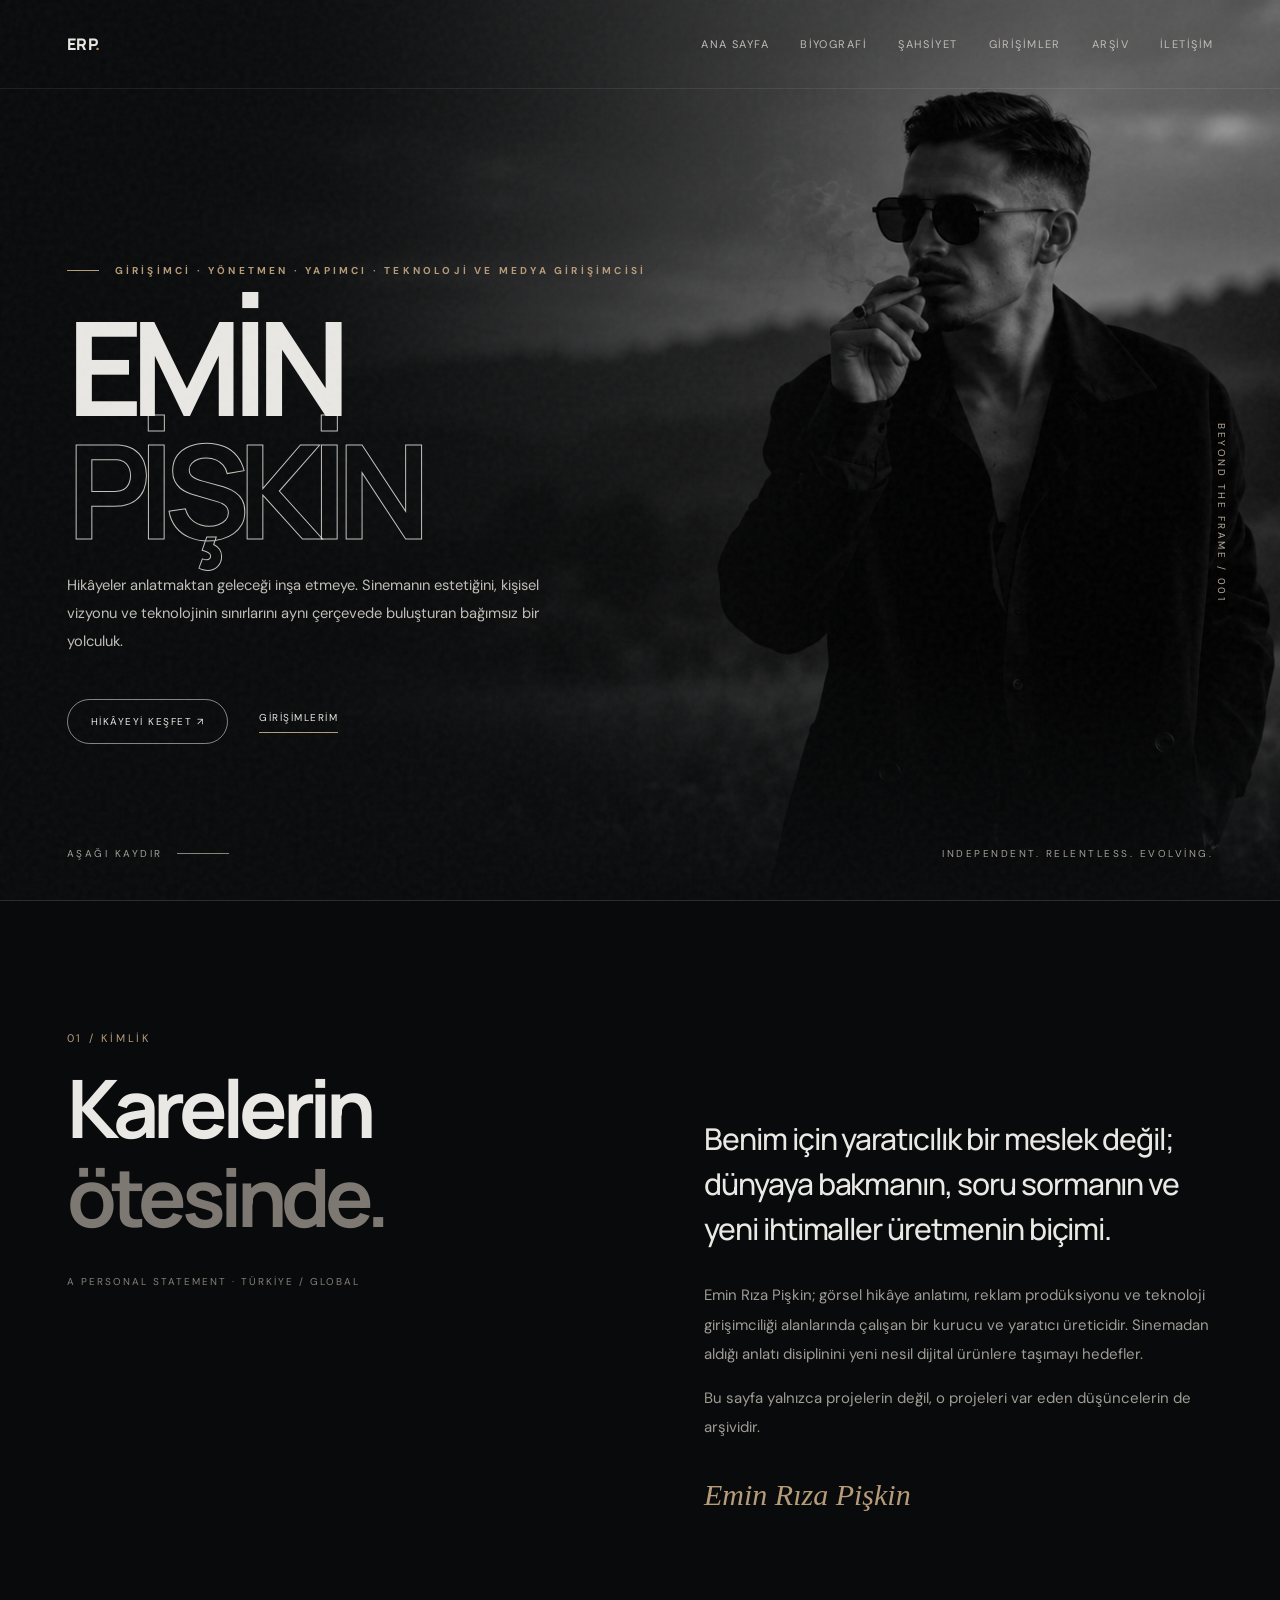
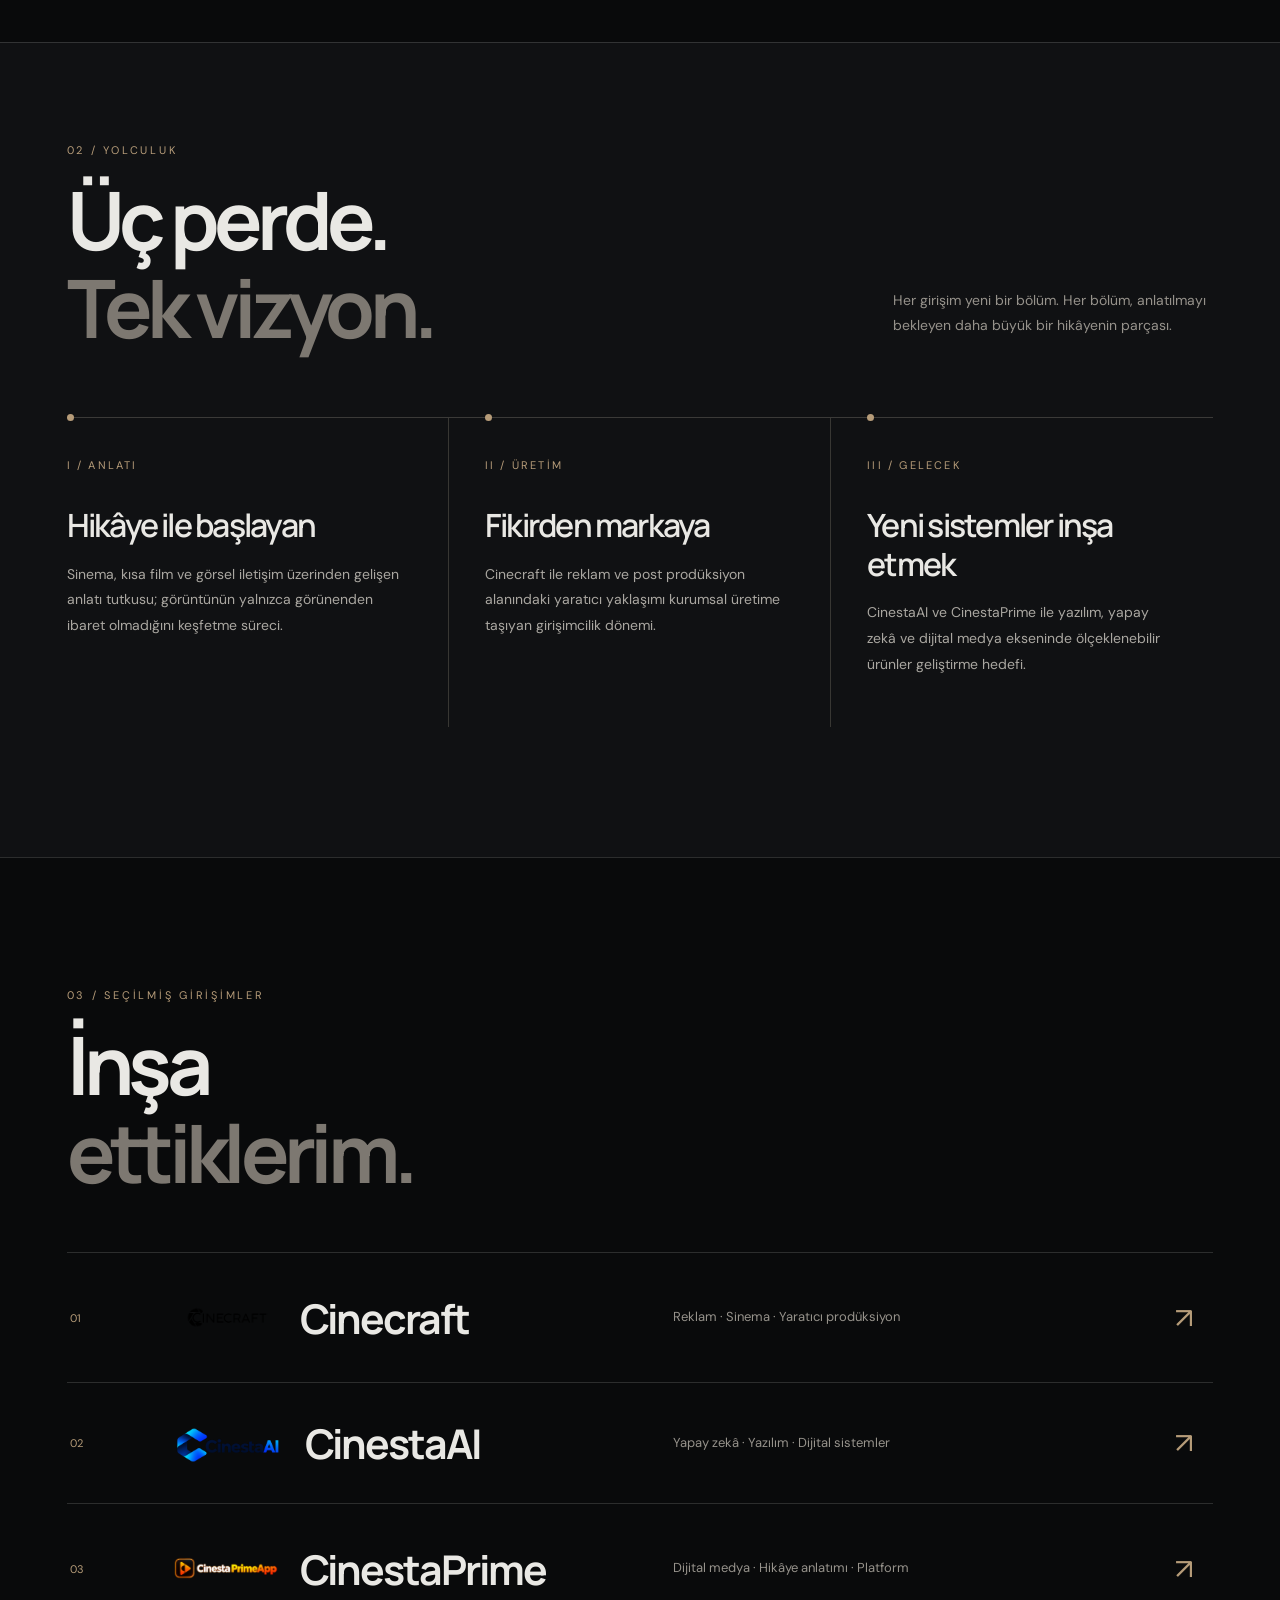
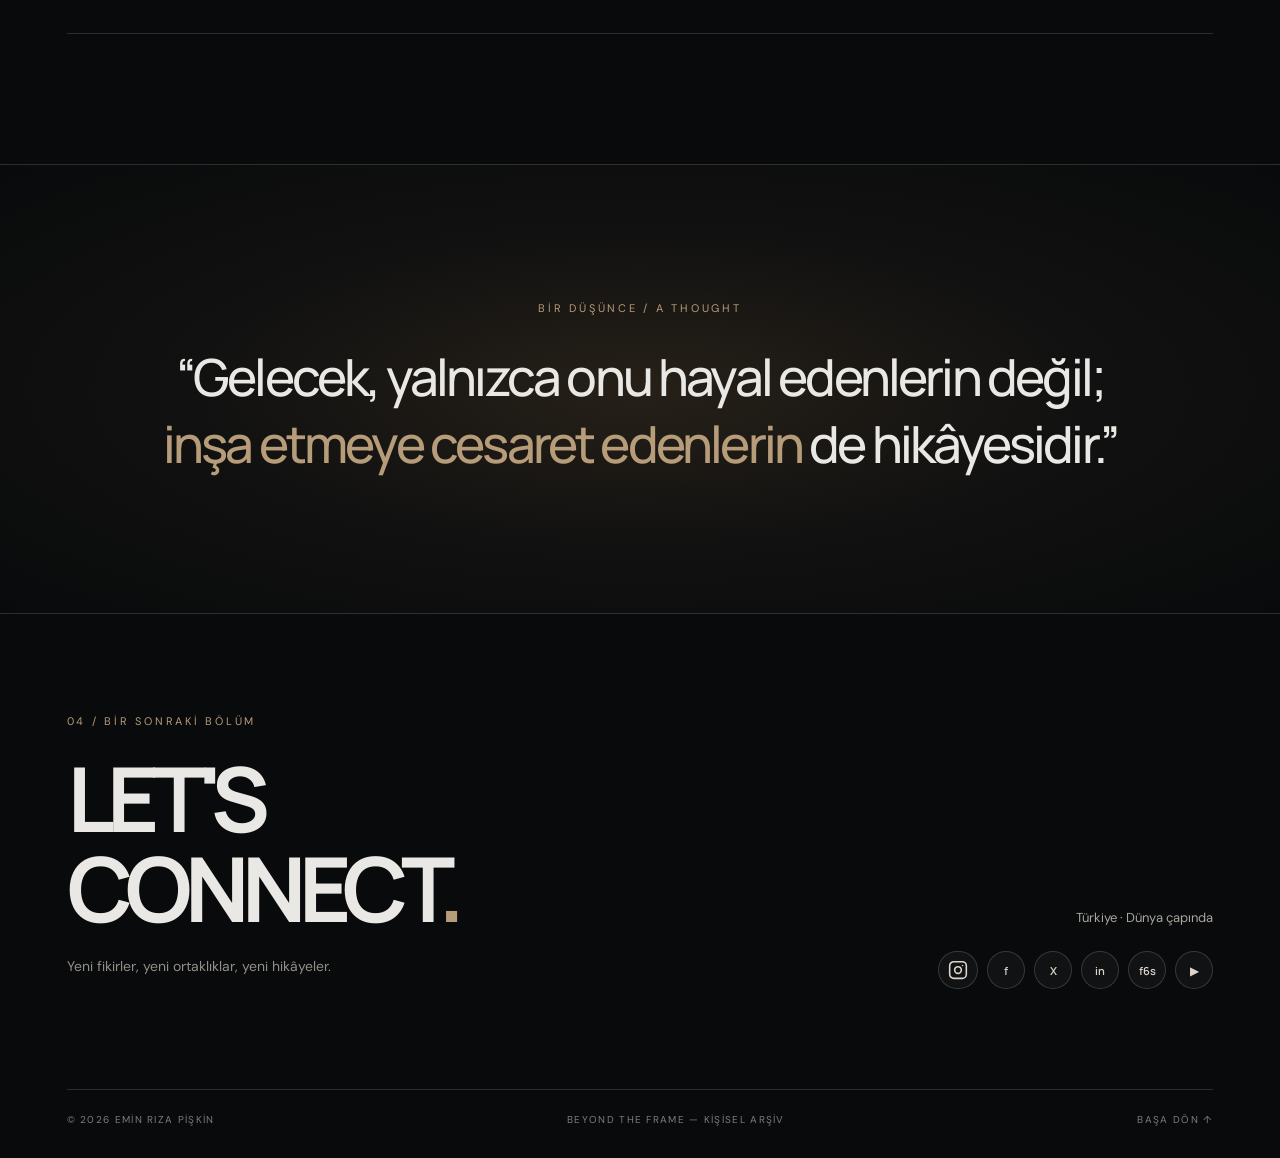
<file: index.html>
<!DOCTYPE html>
<html lang="tr">
<head>
  <meta charset="UTF-8" />
  <meta name="viewport" content="width=device-width, initial-scale=1" />
  <meta name="theme-color" content="#090a0b" />
  <meta name="description" content="Emin Pişkin — sinematik anlatı, yaratıcı üretim ve teknoloji ekseninde kişisel arşiv." />
  <title>Emin Pişkin — Beyond The Frame</title>
  <link rel="preconnect" href="https://fonts.googleapis.com" />
  <link rel="preconnect" href="https://fonts.gstatic.com" crossorigin />
  <link href="https://fonts.googleapis.com/css2?family=DM+Sans:wght@400;500;600;700&family=Manrope:wght@400;500;600;700;800&display=swap" rel="stylesheet" />
  <style>
    :root{--bg:#090a0b;--surface:#111214;--text:#e9e8e4;--muted:#96958f;--line:rgba(255,255,255,.14);--gold:#b69c79;--space:clamp(24px,5.2vw,92px)}
    *{box-sizing:border-box}html{scroll-behavior:smooth}body{margin:0;background:var(--bg);color:var(--text);font-family:"DM Sans",Arial,sans-serif;-webkit-font-smoothing:antialiased}::selection{background:#b69c79;color:#080808}a{color:inherit;text-decoration:none}button{font:inherit}canvas{display:block}body:before{content:"";position:fixed;inset:0;z-index:40;pointer-events:none;opacity:.085;background-image:url('data:image/svg+xml,%3Csvg viewBox=%220 0 180 180%22 xmlns=%22http://www.w3.org/2000/svg%22%3E%3Cfilter id=%22n%22%3E%3CfeTurbulence type=%22fractalNoise%22 baseFrequency=%22.83%22 numOctaves=%223%22 stitchTiles=%22stitch%22/%3E%3C/filter%3E%3Crect width=%22100%25%22 height=%22100%25%22 filter=%22url(%23n)%22 opacity=%22.5%22/%3E%3C/svg%3E')}
    .site-header{position:absolute;top:0;left:0;width:100%;z-index:25;padding:33px var(--space);display:flex;align-items:center;justify-content:space-between;border-bottom:1px solid rgba(255,255,255,.08)}.brand{font-family:Manrope,sans-serif;font-size:16px;font-weight:800;letter-spacing:.04em}.brand span{color:var(--gold)}.header-center{font-size:10px;text-transform:uppercase;letter-spacing:.31em;color:#9b9995}.nav{display:flex;align-items:center;gap:31px}.nav a{font-size:11px;color:#c0bdb8;letter-spacing:.13em;text-transform:uppercase;transition:color .25s}.nav a:hover{color:white}.menu-btn{display:none;background:none;border:0;color:white;font-size:24px;cursor:pointer}
    .hero{height:min(950px,100svh);min-height:720px;position:relative;overflow:hidden;display:flex;align-items:center;background:radial-gradient(ellipse at 72% 32%,rgba(84,78,72,.28) 0%,rgba(24,24,24,.95) 45%,#090a0b 76%)}.hero:before{content:"";position:absolute;inset:0;background:url("/portrait.png") center center/cover no-repeat;opacity:.34;filter:grayscale(1) blur(18px) contrast(1.05) brightness(.68) scale(1.05);transform:scale(1.04)}.hero:after{content:"";position:absolute;inset:0;pointer-events:none;background:linear-gradient(90deg,rgba(9,10,11,.98) 0%,rgba(9,10,11,.82) 32%,rgba(9,10,11,.42) 58%,rgba(9,10,11,.16) 78%,rgba(9,10,11,.78) 100%),linear-gradient(0deg,#090a0b 2%,transparent 22%,rgba(0,0,0,.35) 92%)}.hero-grid{position:absolute;inset:0;opacity:.08;background-image:linear-gradient(90deg,#c9bda9 1px,transparent 1px),linear-gradient(#c9bda9 1px,transparent 1px);background-size:10vw 10vw;mask-image:linear-gradient(to right,transparent,black)}
    .portrait{position:absolute;right:0;bottom:0;width:min(68%,1060px);height:100%;opacity:.97;filter:grayscale(.92) contrast(1.1) brightness(.78)}.portrait svg{width:100%;height:100%;object-fit:contain;object-position:bottom center}.portrait:after{content:"";position:absolute;inset:0;background:linear-gradient(90deg,#090a0b 0%,rgba(9,10,11,.78) 20%,transparent 44%),linear-gradient(180deg,rgba(9,10,11,.03) 0%,rgba(9,10,11,.1) 58%,#090a0b 98%),linear-gradient(90deg,transparent 64%,rgba(0,0,0,.28) 100%)}.portrait-photo{position:absolute;inset:0;width:100%;height:100%;object-fit:cover;object-position:72% 24%;display:none;filter:grayscale(1) contrast(1.08) brightness(.82)}.portrait.has-photo .portrait-photo{display:block}.portrait.has-photo svg{display:none}
    .hero-content{position:relative;z-index:5;margin-left:var(--space);padding-top:108px;width:min(55%,760px)}.eyebrow{display:flex;align-items:center;gap:16px;color:var(--gold);font-size:10px;letter-spacing:.32em;font-weight:700;text-transform:uppercase}.eyebrow:before{content:"";width:32px;height:1px;background:var(--gold)}.hero-title{font-family:Manrope,sans-serif;font-weight:700;font-size:clamp(72px,10.2vw,172px);line-height:.94;letter-spacing:-.087em;margin:28px 0 22px;text-transform:uppercase}.hero-title .stroke{display:block;color:transparent;-webkit-text-stroke:1px rgba(239,236,230,.82)}.hero-title .last{display:block}.hero-sub{font-size:clamp(13px,1.15vw,16px);line-height:1.9;max-width:510px;color:#c1beb8}.hero-actions{display:flex;gap:31px;align-items:center;margin-top:43px}.pill{border:1px solid rgba(233,232,228,.55);border-radius:100px;padding:15px 23px;text-transform:uppercase;font-size:10px;letter-spacing:.15em;transition:background .25s,color .25s}.pill:hover{background:#e9e8e4;color:#101010}.text-link{font-size:10px;letter-spacing:.15em;text-transform:uppercase;border-bottom:1px solid var(--gold);padding-bottom:8px}.bottom-bar{position:absolute;bottom:40px;left:var(--space);right:var(--space);display:flex;justify-content:space-between;z-index:7;font-size:10px;letter-spacing:.25em;text-transform:uppercase;color:#a49f97}.scroll-hint{display:flex;align-items:center;gap:14px}.scroll-hint i{display:block;height:1px;width:52px;background:#8b8277}.vertical-side{position:absolute;z-index:7;right:calc(var(--space) - 15px);top:47%;writing-mode:vertical-rl;font-size:10px;letter-spacing:.25em;color:#b5a99a;text-transform:uppercase}
    section.content{padding:130px var(--space)}.section-no{font-size:11px;color:var(--gold);letter-spacing:.25em;text-transform:uppercase}.section-head{font:700 clamp(43px,6.3vw,100px)/1.1 Manrope,sans-serif;letter-spacing:-.07em;margin:18px 0 0}.section-head em{font-style:normal;color:#7d7871}.about{display:grid;grid-template-columns:1fr 1fr;gap:10vw;border-top:1px solid var(--line)}.about-left{position:relative}.small-label{margin-top:35px;font-size:10px;letter-spacing:.2em;color:#868078;text-transform:uppercase}.about-copy{padding-top:55px}.about-copy .lead{font:500 clamp(21px,2.35vw,34px)/1.5 Manrope,sans-serif;letter-spacing:-.035em}.about-copy p:not(.lead){color:#9f9b95;font-size:15px;line-height:1.95;max-width:570px}.signature{font:500 30px Georgia,serif;font-style:italic;color:var(--gold);margin-top:35px}
    .chapter{padding:100px var(--space) 130px;background:#101113;border-top:1px solid var(--line)}.chapter-intro{display:flex;align-items:end;justify-content:space-between;gap:30px;margin-bottom:65px}.chapter-intro p{color:#96928b;max-width:320px;font-size:14px;line-height:1.8}.timeline{display:grid;grid-template-columns:repeat(3,minmax(0,1fr));border-top:1px solid #3b3a38}.moment{padding:40px 36px 35px 0;position:relative;border-right:1px solid #383733}.moment+ .moment{padding-left:36px}.moment:last-child{border-right:0}.moment:before{content:"";position:absolute;top:-4px;left:0;background:var(--gold);width:7px;height:7px;border-radius:50%}.moment+.moment:before{left:36px}.moment-id{font-size:11px;color:var(--gold);letter-spacing:.2em}.moment h3{font:600 clamp(23px,2.5vw,38px)/1.2 Manrope,sans-serif;letter-spacing:-.055em;margin:34px 0 17px}.moment p{font-size:14px;color:#aaa7a1;line-height:1.85;max-width:340px}
    .ventures{border-top:1px solid var(--line)}.ventures-top{display:flex;justify-content:space-between;align-items:end;margin-bottom:55px}.venture{display:grid;grid-template-columns:80px 1fr 1fr 35px;align-items:center;border-top:1px solid var(--line);padding:32px 3px;gap:20px;transition:padding .3s,background .3s}.venture:last-child{border-bottom:1px solid var(--line)}.venture:hover{padding-left:16px;background:#141414}.venture-n{font-size:11px;color:var(--gold)}.venture h3{font:700 clamp(25px,3.2vw,46px) Manrope,sans-serif;letter-spacing:-.05em;margin:0}.venture p{font-size:13px;color:#96928b;line-height:1.7}.venture .arrow{font-size:29px;color:var(--gold)}
    .quote{min-height:450px;display:grid;place-items:center;text-align:center;padding:110px 24px;background:radial-gradient(ellipse at center,#262018 0%,#111111 50%,#090a0b 100%);border-block:1px solid var(--line)}.quote blockquote{font:500 clamp(27px,4vw,65px)/1.3 Manrope,sans-serif;letter-spacing:-.055em;margin:28px auto 0;max-width:980px}.quote blockquote em{font-style:normal;color:var(--gold)}
    .footer{padding:100px var(--space) 32px}.footer-top{display:flex;justify-content:space-between;align-items:end;gap:30px}.footer-title{font:700 clamp(44px,7vw,112px)/1 Manrope,sans-serif;letter-spacing:-.08em;margin:25px 0}.footer-side{text-align:right;color:#a9a59f;line-height:2;font-size:13px}.footer-bottom{border-top:1px solid var(--line);margin-top:100px;padding-top:23px;display:flex;justify-content:space-between;color:#817d77;font-size:10px;text-transform:uppercase;letter-spacing:.13em}.reveal{opacity:0;transform:translateY(25px);transition:opacity .85s ease,transform .85s ease}.reveal.visible{opacity:1;transform:none}
    @media(max-width:850px){.header-center,.nav{display:none}.menu-btn{display:block}.site-header{padding-top:26px;padding-bottom:26px}.nav.open{position:absolute;display:flex;right:20px;top:77px;background:#171716;border:1px solid var(--line);padding:25px;flex-direction:column;align-items:flex-start;min-width:195px}.hero{min-height:720px;height:94svh}.portrait{right:-20%;width:100%;height:83%;opacity:.45}.hero:after{background:linear-gradient(90deg,rgba(9,10,11,.82),rgba(9,10,11,.1)),linear-gradient(0deg,#090a0b 1%,transparent 35%)}.hero-content{width:90%;padding-top:80px}.hero-title{font-size:clamp(58px,12vw,104px)}.vertical-side{display:none}.bottom-bar{bottom:27px}.about{grid-template-columns:1fr;gap:5px}.about-copy{padding-top:0}.chapter-intro{display:block}.timeline{grid-template-columns:1fr}.moment,.moment+.moment{padding:31px 10px 30px 22px;border-right:0;border-left:1px solid #383733;border-bottom:1px solid #383733}.moment:before,.moment+.moment:before{top:38px;left:-4px}.venture{grid-template-columns:34px 1fr 30px;gap:12px}.venture p{grid-column:2;grid-row:2}.venture .arrow{grid-column:3;grid-row:1}.footer-top{display:block}.footer-side{text-align:left}}
    @media(max-width:480px){.hero-title{font-size:clamp(51px,13vw,70px)}.hero-sub{max-width:290px;font-size:13px}.hero-actions{gap:16px;flex-wrap:wrap}.pill{padding:14px 17px}.bottom-bar span:last-child{display:none}section.content{padding-top:90px;padding-bottom:90px}.chapter{padding-top:90px;padding-bottom:90px}.section-head{font-size:45px}.venture h3{font-size:26px}.footer-bottom{gap:18px;flex-direction:column}}
    @media(prefers-reduced-motion:reduce){html{scroll-behavior:auto}.reveal{opacity:1;transform:none;transition:none}*{animation:none!important}}
  
/* Seamless cinematic portrait: remove the hard mid-screen image edge */
.hero .portrait{left:0;right:0;top:0;bottom:0;width:100%;height:100%;opacity:1;filter:none;pointer-events:none;overflow:hidden;z-index:1}
.hero .portrait-photo{inset:0;width:100%;height:100%;object-fit:cover;object-position:center 35%;filter:grayscale(1) contrast(1.07) brightness(.69);-webkit-mask-image:linear-gradient(90deg,transparent 0%,rgba(0,0,0,.06) 15%,rgba(0,0,0,.52) 39%,#000 69%);mask-image:linear-gradient(90deg,transparent 0%,rgba(0,0,0,.06) 15%,rgba(0,0,0,.52) 39%,#000 69%)}
.hero .portrait:after{background:linear-gradient(90deg,#090a0b 0%,rgba(9,10,11,.78) 20%,rgba(9,10,11,.38) 46%,transparent 77%),linear-gradient(0deg,#090a0b 0%,transparent 28%,rgba(9,10,11,.08) 100%)}
.hero:after{background:linear-gradient(90deg,rgba(9,10,11,.93) 0%,rgba(9,10,11,.67) 28%,rgba(9,10,11,.22) 63%,rgba(9,10,11,.10) 100%),linear-gradient(0deg,#090a0b 1%,transparent 24%,rgba(0,0,0,.30) 92%)}
@media(max-width:900px){.hero .portrait{left:0;right:0;width:100%;height:100%;opacity:.83}.hero .portrait-photo{object-position:69% center;-webkit-mask-image:linear-gradient(90deg,rgba(0,0,0,.26),rgba(0,0,0,.8) 55%,#000);mask-image:linear-gradient(90deg,rgba(0,0,0,.26),rgba(0,0,0,.8) 55%,#000)}.hero .portrait:after{background:linear-gradient(0deg,#090a0b 0%,rgba(9,10,11,.3) 62%,rgba(9,10,11,.38) 100%),linear-gradient(90deg,rgba(9,10,11,.75),transparent 90%)}}

/* Company wordmarks within selected ventures */
.venture .venture-brand{display:flex;align-items:center;gap:20px;min-width:0;width:100%;text-decoration:none;color:inherit}.venture .venture-brand-mark{display:grid;place-items:center;flex:0 0 110px;width:110px;height:65px;overflow:hidden}.venture .venture-brand-mark img{width:100%;height:100%;object-fit:contain;object-position:left center}.venture .venture-brand h3{min-width:0}.venture .venture-brand:hover h3{color:#d5b997}@media(max-width:850px){.venture .venture-brand{gap:10px}.venture .venture-brand-mark{flex-basis:62px;width:62px;height:46px}.venture .venture-brand h3{font-size:clamp(18px,4vw,27px)}}

/* Center CinestaAI logo without changing its original size */
.venture .venture-brand-ai .venture-brand-mark{justify-content:center;place-items:center}.venture .venture-brand-ai .venture-brand-mark img{object-position:center center;transform:scale(.78);max-width:100%;max-height:100%;object-fit:contain}

/* Show the wide CinestaAI wordmark rather than fitting its square transparent canvas */
.venture .venture-brand-ai .venture-brand-mark{flex:0 0 115px;width:115px;height:49px;overflow:hidden;display:flex;align-items:center;justify-content:center}
.venture .venture-brand-ai .venture-brand-mark img{width:100%;height:100%;max-width:none;max-height:none;object-fit:cover;object-position:center center;transform:none}
@media(max-width:850px){.venture .venture-brand-ai .venture-brand-mark{flex-basis:82px;width:82px;height:42px}}

/* Social profiles in homepage contact footer */
.home-social{display:flex;justify-content:flex-end;align-items:center;gap:9px;flex-wrap:wrap;margin-top:20px}.home-social span{display:inline-flex;align-items:center;justify-content:center;min-width:38px;height:38px;padding:0 9px;border-radius:50px;border:1px solid rgba(255,255,255,.16);background:rgba(255,255,255,.035);color:#ddd5cb;font:600 11px Manrope,sans-serif;line-height:1;transition:background .2s,border-color .2s}.home-social span:hover{background:rgba(182,156,121,.14);border-color:rgba(182,156,121,.6)}@media(max-width:850px){.home-social{justify-content:flex-start}}
.home-social a{display:inline-flex;align-items:center;justify-content:center;min-width:38px;height:38px;padding:0 9px;border-radius:50px;border:1px solid rgba(255,255,255,.16);background:rgba(255,255,255,.035);color:#ddd5cb;font:600 11px Manrope,sans-serif;text-decoration:none;transition:background .2s,border-color .2s}.home-social a:hover{background:rgba(182,156,121,.14);border-color:rgba(182,156,121,.6)}

/* 2026 responsive phone/tablet refinement */
html,body{max-width:100%;overflow-x:clip}
@media(max-width:900px){
.site-header{padding:18px 5vw;min-height:70px;align-items:center}
.site-header .nav.open{left:5vw;right:5vw;top:68px;min-width:0;max-height:calc(100svh - 85px);overflow-y:auto;padding:22px;gap:19px;box-shadow:0 20px 60px rgba(0,0,0,.65)}
.site-header .nav.open a{font-size:13px;padding:4px 0}
.menu-btn{min-height:44px;min-width:44px;display:grid;place-items:center}
.hero{height:auto;min-height:clamp(660px,100svh,900px)}
.hero-content{width:calc(100% - 10vw);max-width:620px;margin-left:5vw;margin-right:5vw;padding:130px 0 110px}
.hero-title{font-size:clamp(56px,11.7vw,112px);line-height:.99;letter-spacing:-.077em;overflow-wrap:normal}
.hero-sub{max-width:440px}
.hero .portrait-photo{object-position:68% center}
section.content{padding:85px 5vw}
.venture{grid-template-columns:32px minmax(0,1fr) 26px;gap:12px;padding:25px 0}
.venture .venture-brand{min-width:0;max-width:100%;gap:10px}
.venture .venture-brand h3{font-size:clamp(20px,4.1vw,30px);overflow-wrap:anywhere}
.venture p{margin:0;min-width:0}
.venture .arrow{justify-self:end}
.footer{padding:80px 5vw 26px}.footer-title{font-size:clamp(45px,10vw,82px)}
.footer-bottom{flex-wrap:wrap;line-height:1.7}
}
@media(max-width:520px){
.hero{min-height:690px;min-height:100svh}
.hero-content{padding-top:110px;padding-bottom:100px}
.hero-title{font-size:clamp(51px,12.5vw,70px);margin:23px 0 16px}
.hero .portrait-photo{object-position:66% center;filter:grayscale(1) brightness(.68)}
.hero:after{background:linear-gradient(90deg,rgba(9,10,11,.85),rgba(9,10,11,.26) 85%),linear-gradient(0deg,#090a0b 2%,transparent 40%)}
.eyebrow{letter-spacing:.19em;line-height:1.7;gap:10px}.eyebrow:before{width:19px;flex-shrink:0}
.hero-sub{max-width:320px;line-height:1.75}
.hero-actions{gap:18px;align-items:center}
.section-head{font-size:clamp(36px,10vw,48px)}
.chapter{padding:70px 5vw}.moment{padding-top:24px;padding-bottom:24px}
.ventures-top{margin-bottom:33px}
.venture{grid-template-columns:23px minmax(0,1fr) 20px;gap:9px}
.venture .venture-brand-mark{flex-basis:47px;width:47px;height:41px}
.venture .venture-brand-ai .venture-brand-mark{flex-basis:65px;width:65px;height:38px}
.venture .venture-brand h3{font-size:clamp(18px,5.2vw,24px)}
.venture p{font-size:12px;line-height:1.6}
.footer-title{font-size:clamp(43px,11vw,63px)}
.footer-side{margin-top:28px}
.home-social{justify-content:flex-start;gap:8px}
.footer-bottom{margin-top:55px;font-size:10px;overflow-wrap:anywhere}
}
</style>
<style>.site-header{justify-content:space-between}.site-header .nav{margin-left:auto}.site-header .header-center{display:none}@media(max-width:900px){.site-header .nav.open{display:flex}}</style><style>.hero .portrait-photo{display:block!important}.hero .portrait svg{display:none!important}.hero .portrait{opacity:1!important}.hero .portrait-photo{object-fit:cover;object-position:70% 35%;filter:grayscale(1) contrast(1.08) brightness(.82)}.hero .portrait:after{background:linear-gradient(90deg,#090a0b 0%,rgba(9,10,11,.88) 25%,rgba(9,10,11,.4) 54%,transparent 83%),linear-gradient(0deg,#090a0b,transparent 30%)}@media(max-width:850px){.hero .portrait-photo{object-position:68% center}}</style></head>
<body>
  <header class="site-header">
    <a class="brand" href="#home">ERP<span>.</span></a>
    
    <nav class="nav" id="nav" aria-label="Ana menü"><a href="/">Ana Sayfa</a><a href="/biyografi.html">Biyografi</a><a href="/sahsiyet.html">Şahsiyet</a><a href="/girismler.html">Girişimler</a><a href="/arsiv.html">Arşiv</a><a href="/iletisim.html">İletişim</a></nav>
    <button class="menu-btn" id="menu-btn" aria-label="Menüyü aç" aria-expanded="false">☰</button>
  </header>
  <main>
    <section class="hero" id="home" aria-label="Açılış">
      <div class="hero-grid"></div>
      <div class="portrait" id="portrait" aria-label="Portre görseli">
        <img class="portrait-photo" id="portrait-photo" src="/portrait.png" alt="Emin Pişkin portresi" />
      </div>
      <div class="hero-content">
        <div class="eyebrow">Girişimci · Yönetmen · Yapımcı · Teknoloji ve Medya Girişimcisi</div>
        <h1 class="hero-title">EMİN<br/><span class="stroke">PİŞKİN</span></h1>
        <p class="hero-sub">Hikâyeler anlatmaktan geleceği inşa etmeye. Sinemanın estetiğini, kişisel vizyonu ve teknolojinin sınırlarını aynı çerçevede buluşturan bağımsız bir yolculuk.</p>
        <div class="hero-actions"><a class="pill" href="#about">Hikâyeyi keşfet <span aria-hidden="true">↗</span></a><a class="text-link" href="#ventures">Girişimlerim</a></div>
      </div>
      <div class="vertical-side">Beyond the frame / 001</div>
      <div class="bottom-bar"><span class="scroll-hint">Aşağı kaydır <i></i></span><span>Independent. Relentless. Evolving.</span></div>
    </section>
    <section class="content about" id="about">
      <div class="about-left reveal"><div class="section-no">01 / Kimlik</div><h2 class="section-head">Karelerin<br/><em>ötesinde.</em></h2><div class="small-label">A personal statement · Türkiye / Global</div></div>
      <div class="about-copy reveal"><p class="lead">Benim için yaratıcılık bir meslek değil; dünyaya bakmanın, soru sormanın ve yeni ihtimaller üretmenin biçimi.</p><p>Emin Rıza Pişkin; görsel hikâye anlatımı, reklam prodüksiyonu ve teknoloji girişimciliği alanlarında çalışan bir kurucu ve yaratıcı üreticidir. Sinemadan aldığı anlatı disiplinini yeni nesil dijital ürünlere taşımayı hedefler.</p><p>Bu sayfa yalnızca projelerin değil, o projeleri var eden düşüncelerin de arşividir.</p><div class="signature">Emin Rıza Pişkin</div></div>
    </section>
    <section class="chapter" id="story"><div class="chapter-intro reveal"><div><div class="section-no">02 / Yolculuk</div><h2 class="section-head">Üç perde.<br/><em>Tek vizyon.</em></h2></div><p>Her girişim yeni bir bölüm. Her bölüm, anlatılmayı bekleyen daha büyük bir hikâyenin parçası.</p></div><div class="timeline"><article class="moment reveal"><div class="moment-id">I / ANLATI</div><h3>Hikâye ile başlayan</h3><p>Sinema, kısa film ve görsel iletişim üzerinden gelişen anlatı tutkusu; görüntünün yalnızca görünenden ibaret olmadığını keşfetme süreci.</p></article><article class="moment reveal"><div class="moment-id">II / ÜRETİM</div><h3>Fikirden markaya</h3><p>Cinecraft ile reklam ve post prodüksiyon alanındaki yaratıcı yaklaşımı kurumsal üretime taşıyan girişimcilik dönemi.</p></article><article class="moment reveal"><div class="moment-id">III / GELECEK</div><h3>Yeni sistemler inşa etmek</h3><p>CinestaAI ve CinestaPrime ile yazılım, yapay zekâ ve dijital medya ekseninde ölçeklenebilir ürünler geliştirme hedefi.</p></article></div></section>
    <section class="content ventures" id="ventures"><div class="ventures-top reveal"><div><div class="section-no">03 / Seçilmiş girişimler</div><h2 class="section-head">İnşa<br/><em>ettiklerim.</em></h2></div></div><div class="venture reveal"><span class="venture-n">01</span><a class="venture-brand" href="/cinecraft.html" aria-label="Cinecraft hakkında"><span class="venture-brand-mark"><img src="/cinecraft-logo.png.png" alt="Cinecraft logosu" loading="lazy" onerror="this.style.display='none'"></span><h3>Cinecraft</h3></a><p>Reklam · Sinema · Yaratıcı prodüksiyon</p><span class="arrow">↗</span></div><div class="venture reveal"><span class="venture-n">02</span><a class="venture-brand venture-brand-ai" href="/cinestaai.html" aria-label="CinestaAI hakkında"><span class="venture-brand-mark"><img src="/cinestaai-logo.png.png" alt="CinestaAI logosu" loading="lazy" onerror="this.style.display='none'"></span><h3>CinestaAI</h3></a><p>Yapay zekâ · Yazılım · Dijital sistemler</p><span class="arrow">↗</span></div><div class="venture reveal"><span class="venture-n">03</span><a class="venture-brand" href="/cinestaprime.html" aria-label="CinestaPrime hakkında"><span class="venture-brand-mark"><img src="/cinestaprime-logo.png.png" alt="CinestaPrime logosu" loading="lazy" onerror="this.style.display='none'"></span><h3>CinestaPrime</h3></a><p>Dijital medya · Hikâye anlatımı · Platform</p><span class="arrow">↗</span></div></section>
    <section class="quote"><div class="reveal"><div class="section-no">Bir düşünce / A thought</div><blockquote>“Gelecek, yalnızca onu hayal edenlerin değil; <em>inşa etmeye cesaret edenlerin</em> de hikâyesidir.”</blockquote></div></section>
  </main>
  <footer class="footer" id="contact"><div class="footer-top"><div><div class="section-no">04 / Bir sonraki bölüm</div><h2 class="footer-title">LET'S<br/>CONNECT<span style="color:var(--gold)">.</span></h2><p style="color:#928e88;font-size:14px">Yeni fikirler, yeni ortaklıklar, yeni hikâyeler.</p></div><div class="footer-side">Türkiye · Dünya çapında<br/><div class="home-social" aria-label="Sosyal medya"><a href="https://www.instagram.com/theemogram" target="_blank" rel="noopener noreferrer" aria-label="Instagram"><svg xmlns="http://www.w3.org/2000/svg" width="20" height="20" viewBox="0 0 24 24" fill="none" stroke="currentColor" stroke-width="1.9" stroke-linecap="round" stroke-linejoin="round" aria-hidden="true"><rect x="2" y="2" width="20" height="20" rx="5"/><circle cx="12" cy="12" r="4"/><circle cx="17.5" cy="6.5" r=".9" fill="currentColor" stroke="none"/></svg></a><a href="https://www.facebook.com/theemogram" target="_blank" rel="noopener noreferrer" aria-label="Facebook">f</a><a href="https://x.com/emotigin" target="_blank" rel="noopener noreferrer" aria-label="X">X</a><a href="https://www.linkedin.com/in/emin-pi%C5%9Fkin-525923225/?isSelfProfile=false" target="_blank" rel="noopener noreferrer" aria-label="LinkedIn">in</a><a href="https://www.f6s.com/emogram" target="_blank" rel="noopener noreferrer" aria-label="F6S">f6s</a><a href="https://www.youtube.com/@theemogram" target="_blank" rel="noopener noreferrer" aria-label="YouTube">▶</a></div></div></div><div class="footer-bottom"><span>© <span id="year">2026</span> Emin Rıza Pişkin</span><span>Beyond the frame — kişisel arşiv</span><a href="#home">Başa dön ↑</a></div></footer>
  <script>
    const portrait=document.getElementById('portrait');const img=document.getElementById('portrait-photo');img.addEventListener('load',()=>portrait.classList.add('has-photo'));img.addEventListener('error',()=>portrait.classList.remove('has-photo'));if(img.complete&&img.naturalWidth)portrait.classList.add('has-photo');
    const observer=new IntersectionObserver(entries=>entries.forEach(e=>{if(e.isIntersecting){e.target.classList.add('visible');observer.unobserve(e.target)}}),{threshold:.13});document.querySelectorAll('.reveal').forEach(el=>observer.observe(el));
    const menu=document.getElementById('menu-btn'),nav=document.getElementById('nav');menu.addEventListener('click',()=>{let opened=nav.classList.toggle('open');menu.setAttribute('aria-expanded',String(opened));menu.textContent=opened?'×':'☰'});nav.querySelectorAll('a').forEach(a=>a.addEventListener('click',()=>{nav.classList.remove('open');menu.setAttribute('aria-expanded','false');menu.textContent='☰'}));document.getElementById('year').textContent=new Date().getFullYear();
    document.getElementById('contact-link').addEventListener('click',e=>{e.preventDefault();document.getElementById('contact').scrollIntoView({behavior:'smooth'})});
  </script>
</body>
</html>
</file>
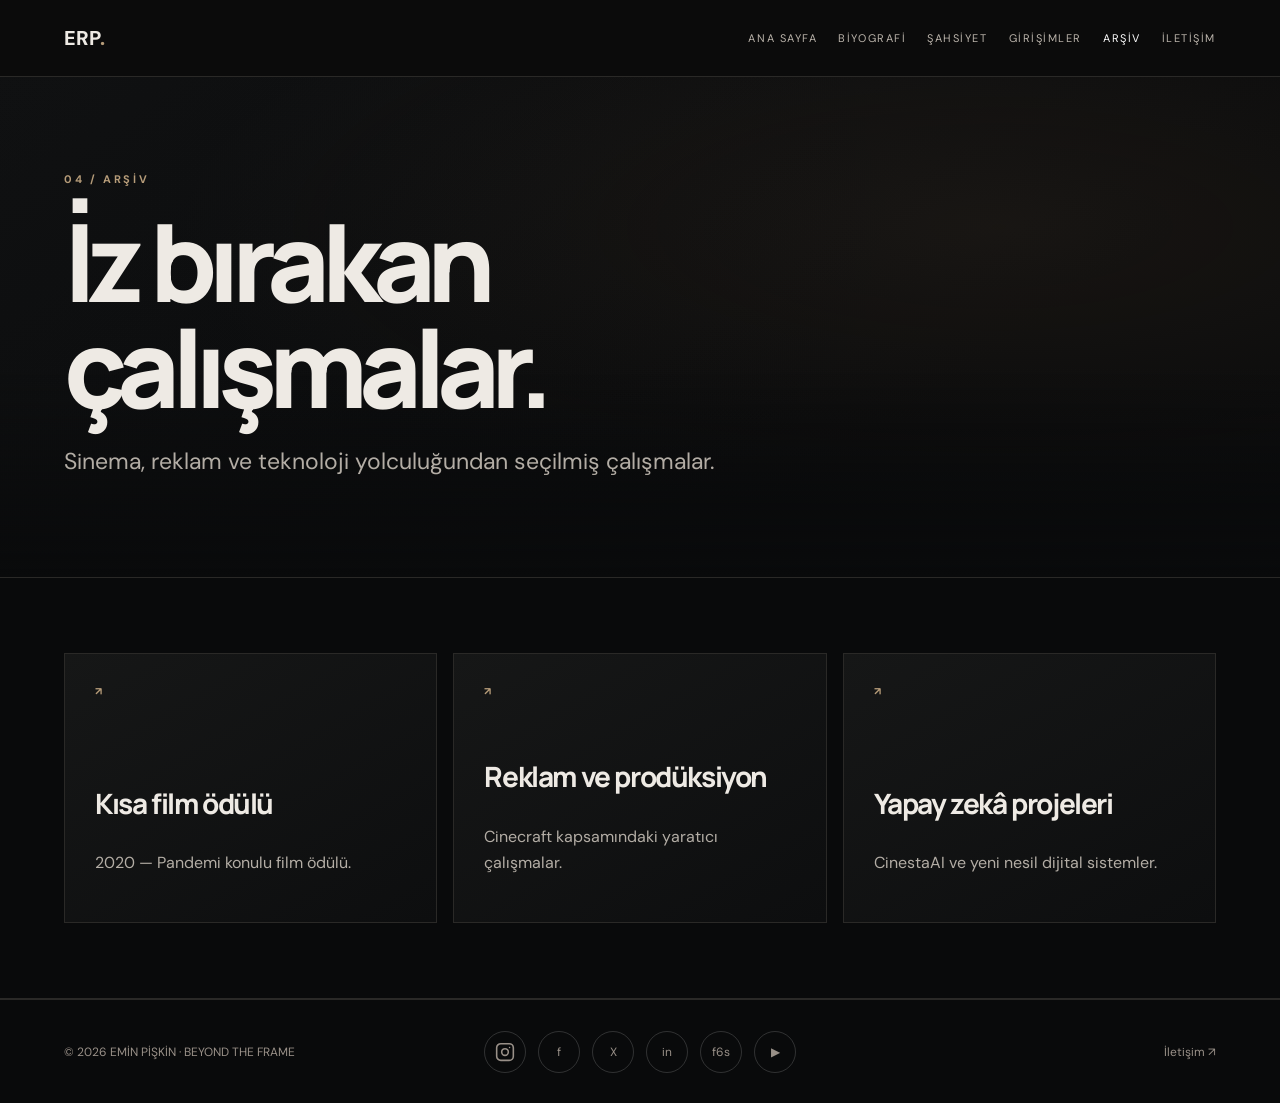
<file: arsiv.html>
<!DOCTYPE html><html lang="tr"><head><meta charset="utf-8"><meta name="viewport" content="width=device-width,initial-scale=1"><meta name="description" content="İz bırakan<br>çalışmalar. — Emin Pişkin"><title>İz bırakan<br>çalışmalar. | Emin Pişkin</title><link rel="stylesheet" href="/pages.css"><style>.social a{display:inline-flex;align-items:center;justify-content:center;min-width:42px;height:42px;padding:0 10px;border-radius:50%;border:1px solid rgba(255,255,255,.16);color:inherit;text-decoration:none}.social a:hover{border-color:#b69c79;color:#fff}</style></head><body><header class="top"><a class="brand" href="/">ERP<span>.</span></a><nav class="nav"><a  href="/index.html">Ana Sayfa</a><a  href="/biyografi.html">Biyografi</a><a  href="/sahsiyet.html">Şahsiyet</a><a  href="/girismler.html">Girişimler</a><a aria-current="page" href="/arsiv.html">Arşiv</a><a  href="/iletisim.html">İletişim</a></nav></header><main><div class="head"><div class="container"><div class="eyebrow">04 / Arşiv</div><h1>İz bırakan<br>çalışmalar.</h1><p class="lead">Sinema, reklam ve teknoloji yolculuğundan seçilmiş çalışmalar.</p></div></div><section class="content"><div class="container"><div class="cards"><a class="card" href="/biyografi.html"><span class="eyebrow">↗</span><h3>Kısa film ödülü</h3><p>2020 — Pandemi konulu film ödülü.</p></a><a class="card" href="/cinecraft.html"><span class="eyebrow">↗</span><h3>Reklam ve prodüksiyon</h3><p>Cinecraft kapsamındaki yaratıcı çalışmalar.</p></a><a class="card" href="/cinestaai.html"><span class="eyebrow">↗</span><h3>Yapay zekâ projeleri</h3><p>CinestaAI ve yeni nesil dijital sistemler.</p></a></div></div></section></main><footer class="foot"><span>© 2026 EMİN PİŞKİN · BEYOND THE FRAME</span><div class="social" aria-label="Sosyal medya"><a href="https://www.instagram.com/theemogram" target="_blank" rel="noopener noreferrer" aria-label="Instagram"><svg xmlns="http://www.w3.org/2000/svg" width="20" height="20" viewBox="0 0 24 24" fill="none" stroke="currentColor" stroke-width="1.9" stroke-linecap="round" stroke-linejoin="round" aria-hidden="true"><rect x="2" y="2" width="20" height="20" rx="5"/><circle cx="12" cy="12" r="4"/><circle cx="17.5" cy="6.5" r=".9" fill="currentColor" stroke="none"/></svg></a><a href="https://www.facebook.com/theemogram" target="_blank" rel="noopener noreferrer" aria-label="Facebook">f</a><a href="https://x.com/emotigin" target="_blank" rel="noopener noreferrer" aria-label="X">X</a><a href="https://www.linkedin.com/in/emin-pi%C5%9Fkin-525923225/?isSelfProfile=false" target="_blank" rel="noopener noreferrer" aria-label="LinkedIn">in</a><a href="https://www.f6s.com/emogram" target="_blank" rel="noopener noreferrer" aria-label="F6S">f6s</a><a href="https://www.youtube.com/@theemogram" target="_blank" rel="noopener noreferrer" aria-label="YouTube">▶</a></div><a href="/iletisim.html">İletişim ↗</a></footer></body></html>
</file>
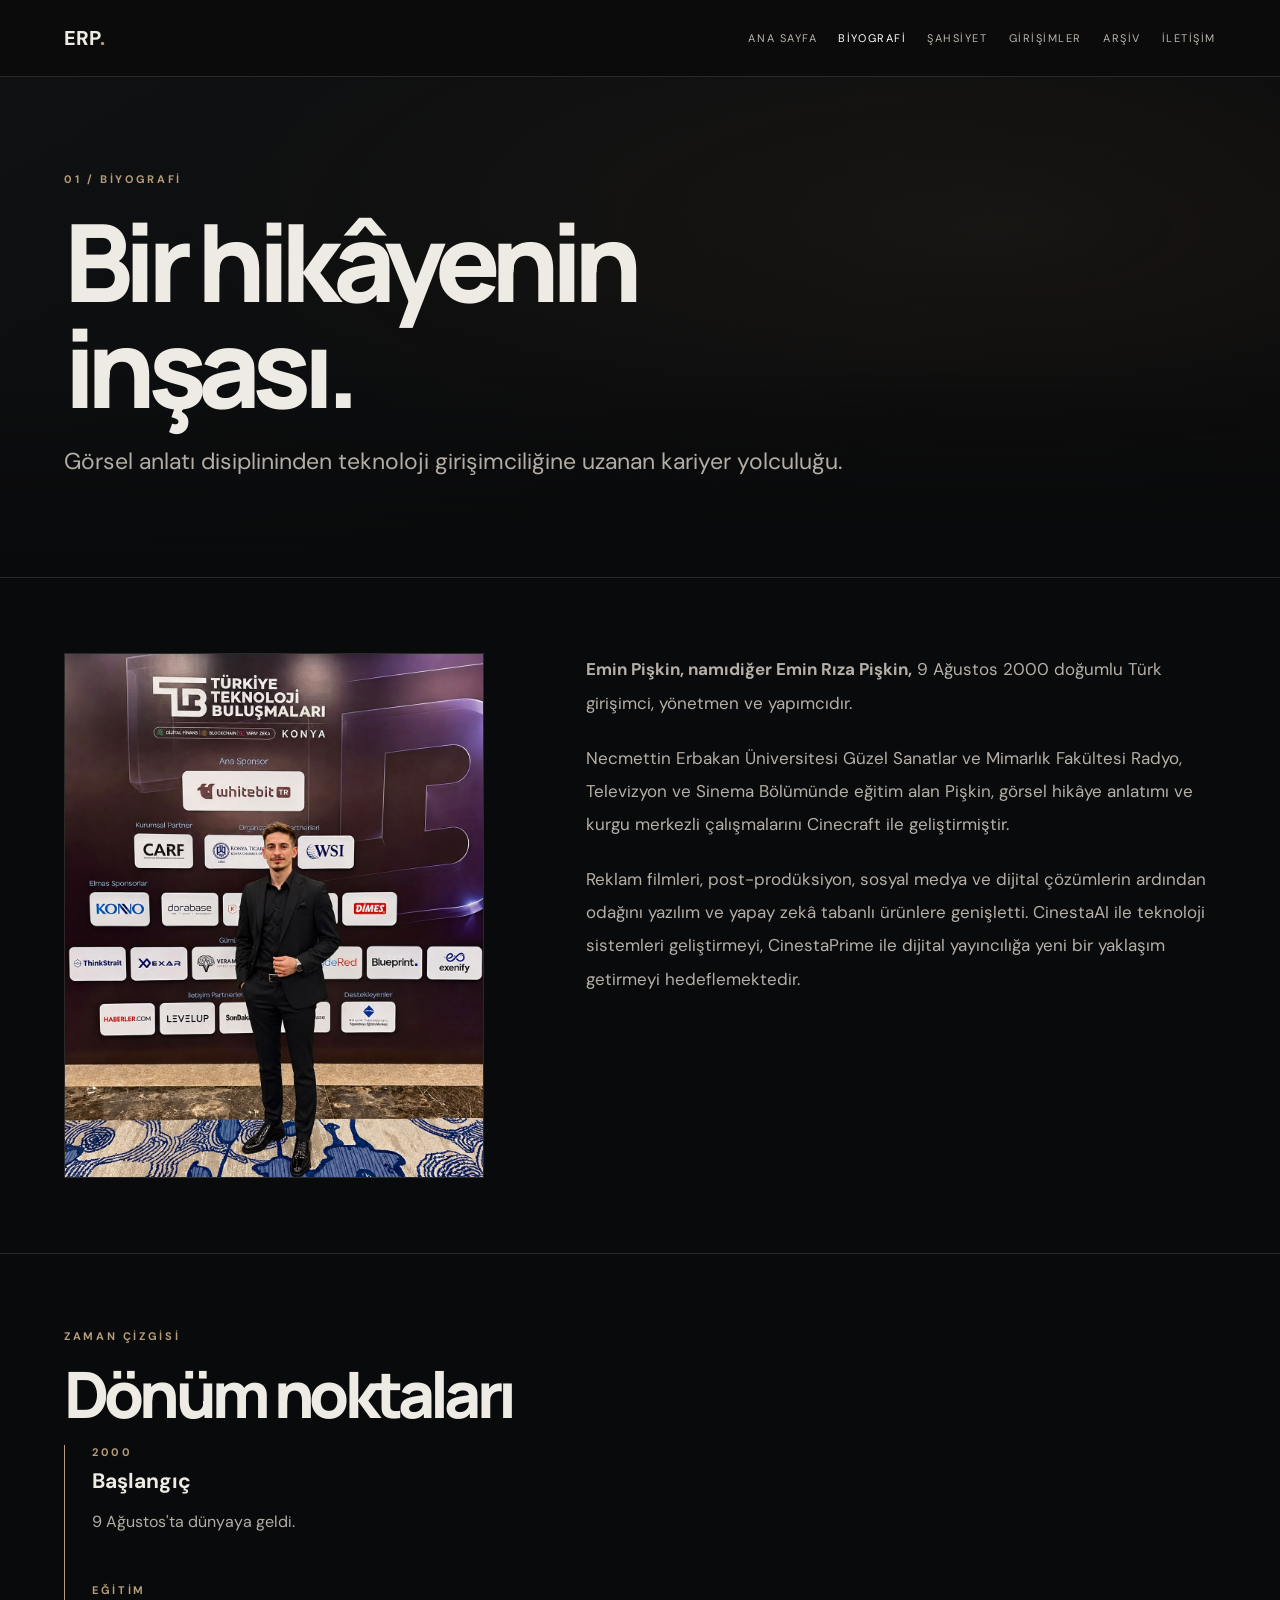
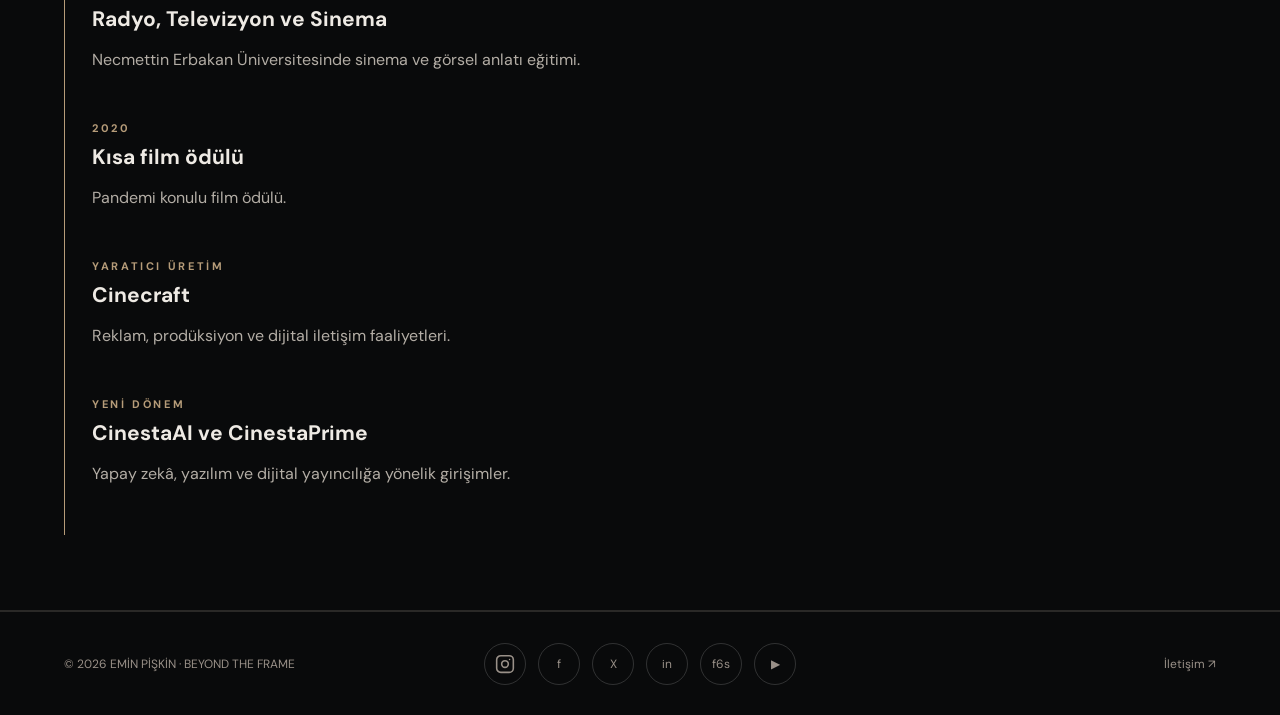
<file: biyografi.html>
<!DOCTYPE html><html lang="tr"><head><meta charset="utf-8"><meta name="viewport" content="width=device-width,initial-scale=1"><meta name="description" content="Bir hikâyenin<br>inşası. — Emin Pişkin"><title>Bir hikâyenin<br>inşası. | Emin Pişkin</title><link rel="stylesheet" href="/pages.css"><style>.social a{display:inline-flex;align-items:center;justify-content:center;min-width:42px;height:42px;padding:0 10px;border-radius:50%;border:1px solid rgba(255,255,255,.16);color:inherit;text-decoration:none}.social a:hover{border-color:#b69c79;color:#fff} .biography-photo{width:100%;max-width:430px;overflow:hidden;background:#151515;border:1px solid rgba(255,255,255,.09)}.biography-photo img{display:block;width:100%;height:auto;aspect-ratio:4/5;object-fit:cover}@media(max-width:850px){.biography-photo{max-width:430px;margin:0 auto 8px}}</style></head><body><header class="top"><a class="brand" href="/">ERP<span>.</span></a><nav class="nav"><a  href="/index.html">Ana Sayfa</a><a aria-current="page" href="/biyografi.html">Biyografi</a><a  href="/sahsiyet.html">Şahsiyet</a><a  href="/girismler.html">Girişimler</a><a  href="/arsiv.html">Arşiv</a><a  href="/iletisim.html">İletişim</a></nav></header><main><div class="head"><div class="container"><div class="eyebrow">01 / Biyografi</div><h1>Bir hikâyenin<br>inşası.</h1><p class="lead">Görsel anlatı disiplininden teknoloji girişimciliğine uzanan kariyer yolculuğu.</p></div></div><section class="content"><div class="container split"><div class="biography-photo"><img src="/biyografi-fotograf.jpeg" alt="Emin Pişkin, Türkiye Teknoloji Buluşmaları Konya etkinliğinde" width="240" height="300" loading="eager" decoding="async"></div><div class="prose"><p><strong>Emin Pişkin, namıdiğer Emin Rıza Pişkin,</strong> 9 Ağustos 2000 doğumlu Türk girişimci, yönetmen ve yapımcıdır.</p><p>Necmettin Erbakan Üniversitesi Güzel Sanatlar ve Mimarlık Fakültesi Radyo, Televizyon ve Sinema Bölümünde eğitim alan Pişkin, görsel hikâye anlatımı ve kurgu merkezli çalışmalarını Cinecraft ile geliştirmiştir.</p><p>Reklam filmleri, post-prodüksiyon, sosyal medya ve dijital çözümlerin ardından odağını yazılım ve yapay zekâ tabanlı ürünlere genişletti. CinestaAI ile teknoloji sistemleri geliştirmeyi, CinestaPrime ile dijital yayıncılığa yeni bir yaklaşım getirmeyi hedeflemektedir.</p></div></div></section><section class="content"><div class="container"><div class="eyebrow">Zaman çizgisi</div><h2 class="title">Dönüm noktaları</h2><div class="timeline"><article><div class="eyebrow">2000</div><h3>Başlangıç</h3><p>9 Ağustos'ta dünyaya geldi.</p></article><article><div class="eyebrow">Eğitim</div><h3>Radyo, Televizyon ve Sinema</h3><p>Necmettin Erbakan Üniversitesinde sinema ve görsel anlatı eğitimi.</p></article><article><div class="eyebrow">2020</div><h3>Kısa film ödülü</h3><p>Pandemi konulu film ödülü.</p></article><article><div class="eyebrow">Yaratıcı üretim</div><h3>Cinecraft</h3><p>Reklam, prodüksiyon ve dijital iletişim faaliyetleri.</p></article><article><div class="eyebrow">Yeni dönem</div><h3>CinestaAI ve CinestaPrime</h3><p>Yapay zekâ, yazılım ve dijital yayıncılığa yönelik girişimler.</p></article></div></div></section></main><footer class="foot"><span>© 2026 EMİN PİŞKİN · BEYOND THE FRAME</span><div class="social" aria-label="Sosyal medya"><a href="https://www.instagram.com/theemogram" target="_blank" rel="noopener noreferrer" aria-label="Instagram"><svg xmlns="http://www.w3.org/2000/svg" width="20" height="20" viewBox="0 0 24 24" fill="none" stroke="currentColor" stroke-width="1.9" stroke-linecap="round" stroke-linejoin="round" aria-hidden="true"><rect x="2" y="2" width="20" height="20" rx="5"/><circle cx="12" cy="12" r="4"/><circle cx="17.5" cy="6.5" r=".9" fill="currentColor" stroke="none"/></svg></a><a href="https://www.facebook.com/theemogram" target="_blank" rel="noopener noreferrer" aria-label="Facebook">f</a><a href="https://x.com/emotigin" target="_blank" rel="noopener noreferrer" aria-label="X">X</a><a href="https://www.linkedin.com/in/emin-pi%C5%9Fkin-525923225/?isSelfProfile=false" target="_blank" rel="noopener noreferrer" aria-label="LinkedIn">in</a><a href="https://www.f6s.com/emogram" target="_blank" rel="noopener noreferrer" aria-label="F6S">f6s</a><a href="https://www.youtube.com/@theemogram" target="_blank" rel="noopener noreferrer" aria-label="YouTube">▶</a></div><a href="/iletisim.html">İletişim ↗</a></footer></body></html>
</file>
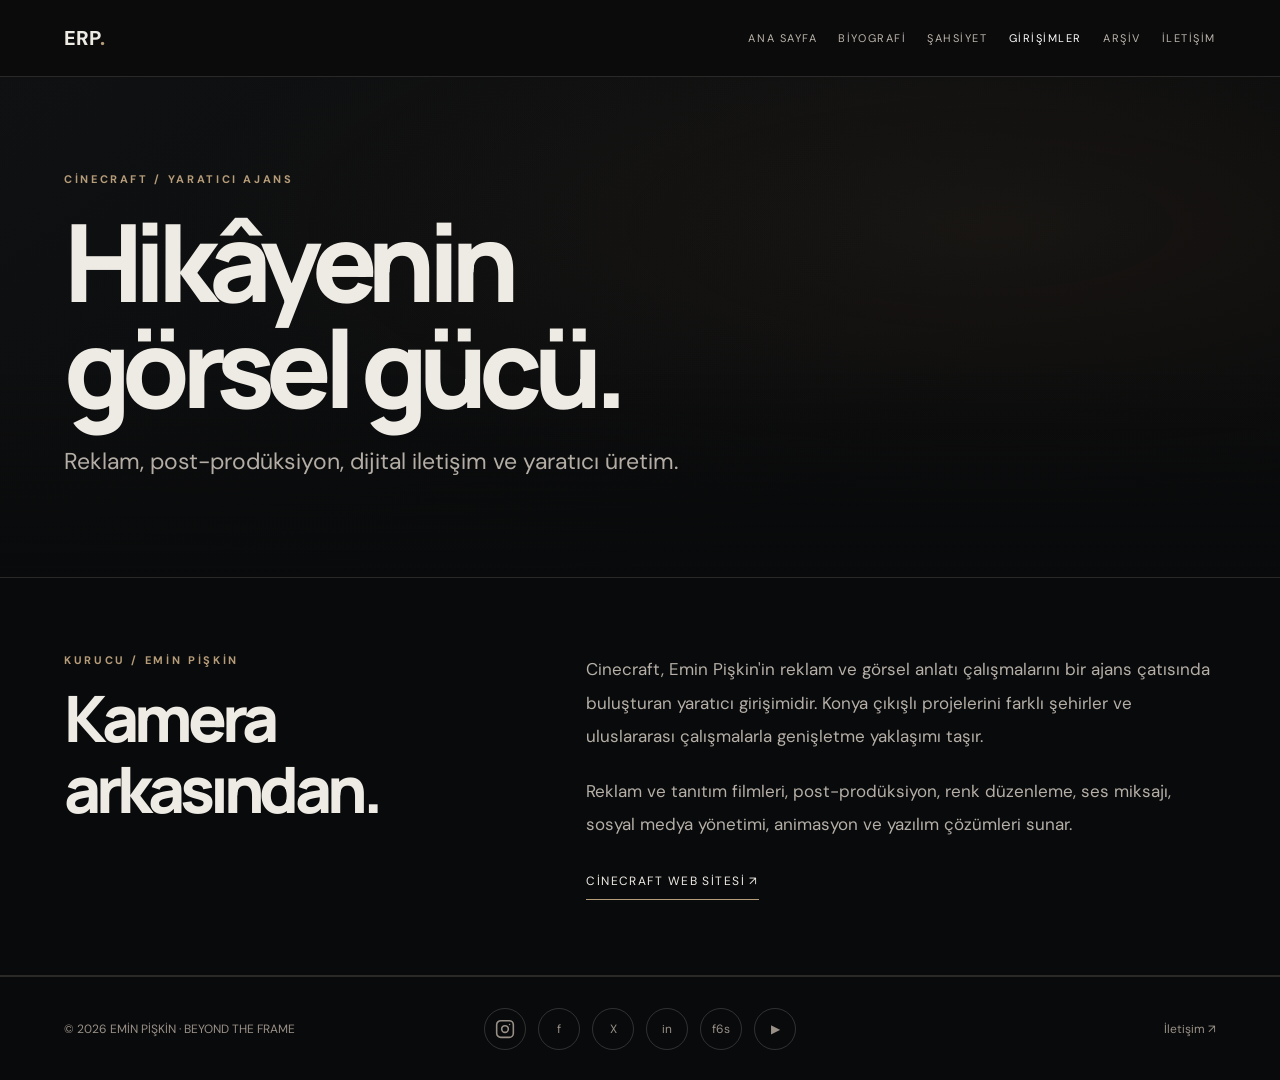
<file: cinecraft.html>
<!DOCTYPE html><html lang="tr"><head><meta charset="utf-8"><meta name="viewport" content="width=device-width,initial-scale=1"><meta name="description" content="Hikâyenin<br>görsel gücü. — Emin Pişkin"><title>Hikâyenin<br>görsel gücü. | Emin Pişkin</title><link rel="stylesheet" href="/pages.css"><style>.social a{display:inline-flex;align-items:center;justify-content:center;min-width:42px;height:42px;padding:0 10px;border-radius:50%;border:1px solid rgba(255,255,255,.16);color:inherit;text-decoration:none}.social a:hover{border-color:#b69c79;color:#fff}</style></head><body><header class="top"><a class="brand" href="/">ERP<span>.</span></a><nav class="nav"><a  href="/index.html">Ana Sayfa</a><a  href="/biyografi.html">Biyografi</a><a  href="/sahsiyet.html">Şahsiyet</a><a aria-current="page" href="/girismler.html">Girişimler</a><a  href="/arsiv.html">Arşiv</a><a  href="/iletisim.html">İletişim</a></nav></header><main><div class="head"><div class="container"><div class="eyebrow">Cinecraft / Yaratıcı Ajans</div><h1>Hikâyenin<br>görsel gücü.</h1><p class="lead">Reklam, post-prodüksiyon, dijital iletişim ve yaratıcı üretim.</p></div></div><section class="content"><div class="container split"><div><div class="eyebrow">Kurucu / Emin Pişkin</div><h2 class="title">Kamera<br>arkasından.</h2></div><div class="prose"><p>Cinecraft, Emin Pişkin'in reklam ve görsel anlatı çalışmalarını bir ajans çatısında buluşturan yaratıcı girişimidir. Konya çıkışlı projelerini farklı şehirler ve uluslararası çalışmalarla genişletme yaklaşımı taşır.</p><p>Reklam ve tanıtım filmleri, post-prodüksiyon, renk düzenleme, ses miksajı, sosyal medya yönetimi, animasyon ve yazılım çözümleri sunar.</p><a class="button" href="https://www.cinecraftajans.com" target="_blank" rel="noopener">Cinecraft web sitesi ↗</a></div></div></section></main><footer class="foot"><span>© 2026 EMİN PİŞKİN · BEYOND THE FRAME</span><div class="social" aria-label="Sosyal medya"><a href="https://www.instagram.com/theemogram" target="_blank" rel="noopener noreferrer" aria-label="Instagram"><svg xmlns="http://www.w3.org/2000/svg" width="20" height="20" viewBox="0 0 24 24" fill="none" stroke="currentColor" stroke-width="1.9" stroke-linecap="round" stroke-linejoin="round" aria-hidden="true"><rect x="2" y="2" width="20" height="20" rx="5"/><circle cx="12" cy="12" r="4"/><circle cx="17.5" cy="6.5" r=".9" fill="currentColor" stroke="none"/></svg></a><a href="https://www.facebook.com/theemogram" target="_blank" rel="noopener noreferrer" aria-label="Facebook">f</a><a href="https://x.com/emotigin" target="_blank" rel="noopener noreferrer" aria-label="X">X</a><a href="https://www.linkedin.com/in/emin-pi%C5%9Fkin-525923225/?isSelfProfile=false" target="_blank" rel="noopener noreferrer" aria-label="LinkedIn">in</a><a href="https://www.f6s.com/emogram" target="_blank" rel="noopener noreferrer" aria-label="F6S">f6s</a><a href="https://www.youtube.com/@theemogram" target="_blank" rel="noopener noreferrer" aria-label="YouTube">▶</a></div><a href="/iletisim.html">İletişim ↗</a></footer></body></html>
</file>
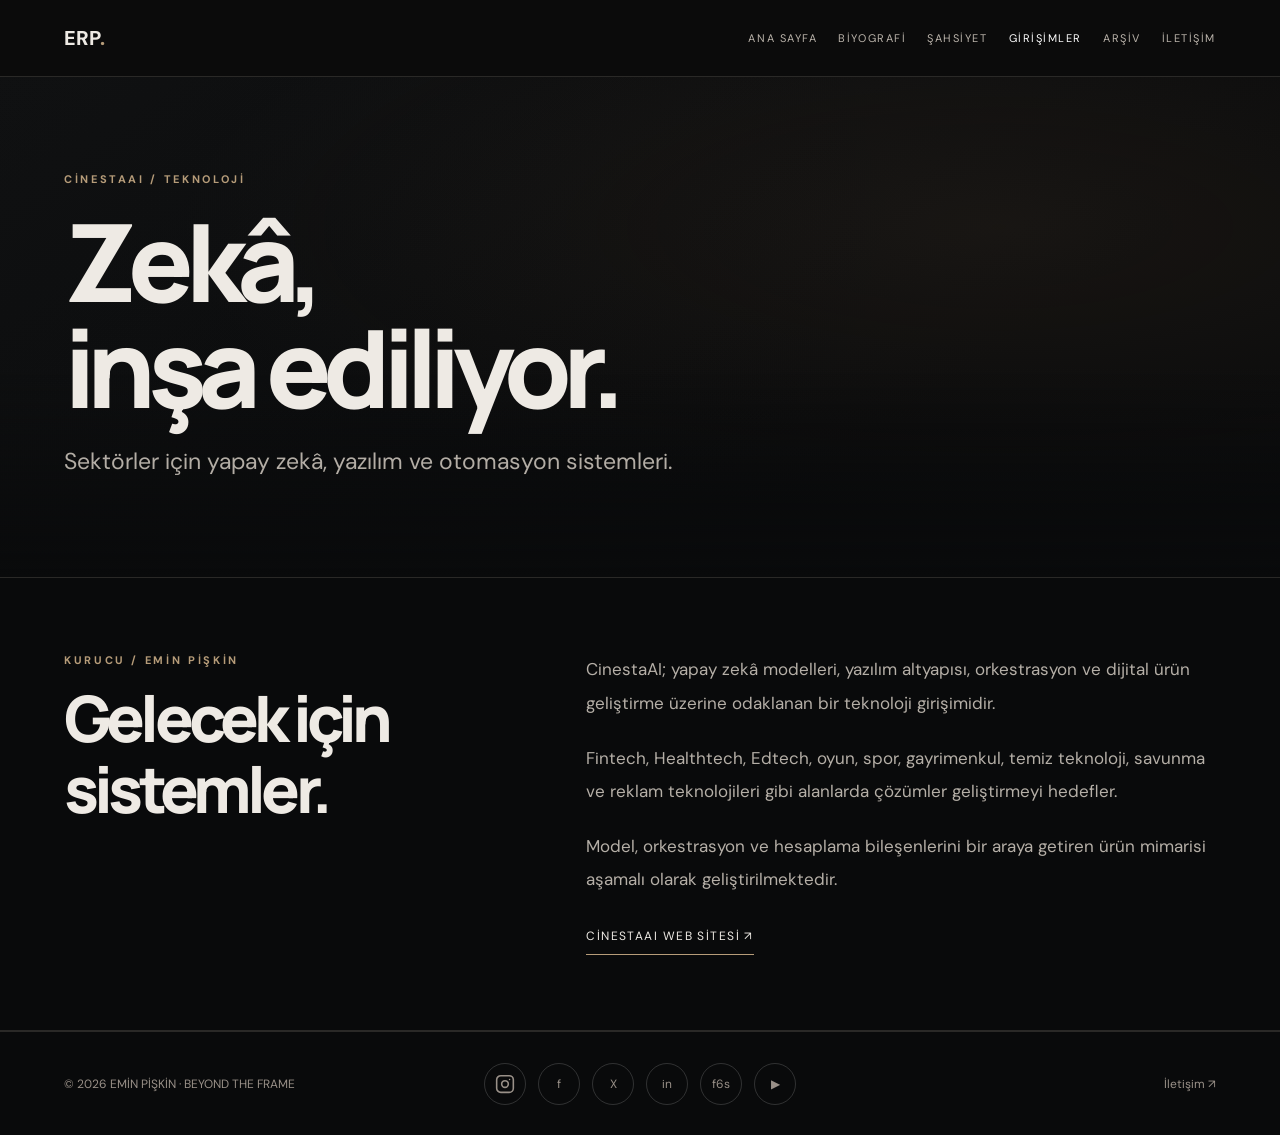
<file: cinestaai.html>
<!DOCTYPE html><html lang="tr"><head><meta charset="utf-8"><meta name="viewport" content="width=device-width,initial-scale=1"><meta name="description" content="Zekâ,<br>inşa ediliyor. — Emin Pişkin"><title>Zekâ,<br>inşa ediliyor. | Emin Pişkin</title><link rel="stylesheet" href="/pages.css"><style>.social a{display:inline-flex;align-items:center;justify-content:center;min-width:42px;height:42px;padding:0 10px;border-radius:50%;border:1px solid rgba(255,255,255,.16);color:inherit;text-decoration:none}.social a:hover{border-color:#b69c79;color:#fff}</style></head><body><header class="top"><a class="brand" href="/">ERP<span>.</span></a><nav class="nav"><a  href="/index.html">Ana Sayfa</a><a  href="/biyografi.html">Biyografi</a><a  href="/sahsiyet.html">Şahsiyet</a><a aria-current="page" href="/girismler.html">Girişimler</a><a  href="/arsiv.html">Arşiv</a><a  href="/iletisim.html">İletişim</a></nav></header><main><div class="head"><div class="container"><div class="eyebrow">CinestaAI / Teknoloji</div><h1>Zekâ,<br>inşa ediliyor.</h1><p class="lead">Sektörler için yapay zekâ, yazılım ve otomasyon sistemleri.</p></div></div><section class="content"><div class="container split"><div><div class="eyebrow">Kurucu / Emin Pişkin</div><h2 class="title">Gelecek için<br>sistemler.</h2></div><div class="prose"><p>CinestaAI; yapay zekâ modelleri, yazılım altyapısı, orkestrasyon ve dijital ürün geliştirme üzerine odaklanan bir teknoloji girişimidir.</p><p>Fintech, Healthtech, Edtech, oyun, spor, gayrimenkul, temiz teknoloji, savunma ve reklam teknolojileri gibi alanlarda çözümler geliştirmeyi hedefler.</p><p>Model, orkestrasyon ve hesaplama bileşenlerini bir araya getiren ürün mimarisi aşamalı olarak geliştirilmektedir.</p><a class="button" href="https://cinestaai.com" target="_blank" rel="noopener">CinestaAI web sitesi ↗</a></div></div></section></main><footer class="foot"><span>© 2026 EMİN PİŞKİN · BEYOND THE FRAME</span><div class="social" aria-label="Sosyal medya"><a href="https://www.instagram.com/theemogram" target="_blank" rel="noopener noreferrer" aria-label="Instagram"><svg xmlns="http://www.w3.org/2000/svg" width="20" height="20" viewBox="0 0 24 24" fill="none" stroke="currentColor" stroke-width="1.9" stroke-linecap="round" stroke-linejoin="round" aria-hidden="true"><rect x="2" y="2" width="20" height="20" rx="5"/><circle cx="12" cy="12" r="4"/><circle cx="17.5" cy="6.5" r=".9" fill="currentColor" stroke="none"/></svg></a><a href="https://www.facebook.com/theemogram" target="_blank" rel="noopener noreferrer" aria-label="Facebook">f</a><a href="https://x.com/emotigin" target="_blank" rel="noopener noreferrer" aria-label="X">X</a><a href="https://www.linkedin.com/in/emin-pi%C5%9Fkin-525923225/?isSelfProfile=false" target="_blank" rel="noopener noreferrer" aria-label="LinkedIn">in</a><a href="https://www.f6s.com/emogram" target="_blank" rel="noopener noreferrer" aria-label="F6S">f6s</a><a href="https://www.youtube.com/@theemogram" target="_blank" rel="noopener noreferrer" aria-label="YouTube">▶</a></div><a href="/iletisim.html">İletişim ↗</a></footer></body></html>
</file>
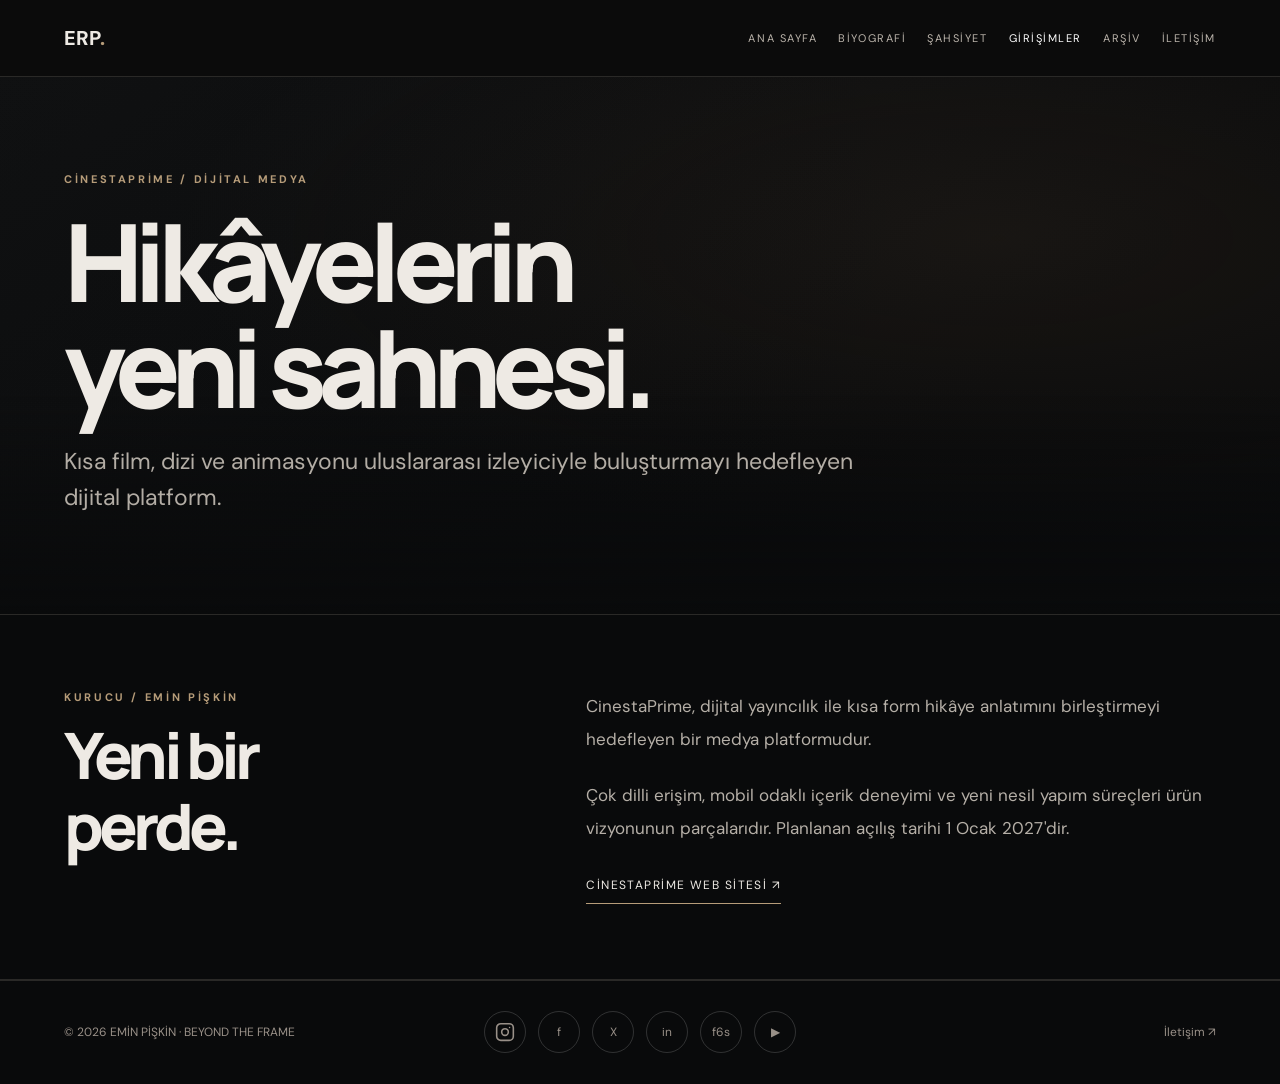
<file: cinestaprime.html>
<!DOCTYPE html><html lang="tr"><head><meta charset="utf-8"><meta name="viewport" content="width=device-width,initial-scale=1"><meta name="description" content="Hikâyelerin<br>yeni sahnesi. — Emin Pişkin"><title>Hikâyelerin<br>yeni sahnesi. | Emin Pişkin</title><link rel="stylesheet" href="/pages.css"><style>.social a{display:inline-flex;align-items:center;justify-content:center;min-width:42px;height:42px;padding:0 10px;border-radius:50%;border:1px solid rgba(255,255,255,.16);color:inherit;text-decoration:none}.social a:hover{border-color:#b69c79;color:#fff}</style></head><body><header class="top"><a class="brand" href="/">ERP<span>.</span></a><nav class="nav"><a  href="/index.html">Ana Sayfa</a><a  href="/biyografi.html">Biyografi</a><a  href="/sahsiyet.html">Şahsiyet</a><a aria-current="page" href="/girismler.html">Girişimler</a><a  href="/arsiv.html">Arşiv</a><a  href="/iletisim.html">İletişim</a></nav></header><main><div class="head"><div class="container"><div class="eyebrow">CinestaPrime / Dijital Medya</div><h1>Hikâyelerin<br>yeni sahnesi.</h1><p class="lead">Kısa film, dizi ve animasyonu uluslararası izleyiciyle buluşturmayı hedefleyen dijital platform.</p></div></div><section class="content"><div class="container split"><div><div class="eyebrow">Kurucu / Emin Pişkin</div><h2 class="title">Yeni bir<br>perde.</h2></div><div class="prose"><p>CinestaPrime, dijital yayıncılık ile kısa form hikâye anlatımını birleştirmeyi hedefleyen bir medya platformudur.</p><p>Çok dilli erişim, mobil odaklı içerik deneyimi ve yeni nesil yapım süreçleri ürün vizyonunun parçalarıdır. Planlanan açılış tarihi 1 Ocak 2027'dir.</p><a class="button" href="https://cinestaprime.com" target="_blank" rel="noopener">CinestaPrime web sitesi ↗</a></div></div></section></main><footer class="foot"><span>© 2026 EMİN PİŞKİN · BEYOND THE FRAME</span><div class="social" aria-label="Sosyal medya"><a href="https://www.instagram.com/theemogram" target="_blank" rel="noopener noreferrer" aria-label="Instagram"><svg xmlns="http://www.w3.org/2000/svg" width="20" height="20" viewBox="0 0 24 24" fill="none" stroke="currentColor" stroke-width="1.9" stroke-linecap="round" stroke-linejoin="round" aria-hidden="true"><rect x="2" y="2" width="20" height="20" rx="5"/><circle cx="12" cy="12" r="4"/><circle cx="17.5" cy="6.5" r=".9" fill="currentColor" stroke="none"/></svg></a><a href="https://www.facebook.com/theemogram" target="_blank" rel="noopener noreferrer" aria-label="Facebook">f</a><a href="https://x.com/emotigin" target="_blank" rel="noopener noreferrer" aria-label="X">X</a><a href="https://www.linkedin.com/in/emin-pi%C5%9Fkin-525923225/?isSelfProfile=false" target="_blank" rel="noopener noreferrer" aria-label="LinkedIn">in</a><a href="https://www.f6s.com/emogram" target="_blank" rel="noopener noreferrer" aria-label="F6S">f6s</a><a href="https://www.youtube.com/@theemogram" target="_blank" rel="noopener noreferrer" aria-label="YouTube">▶</a></div><a href="/iletisim.html">İletişim ↗</a></footer></body></html>
</file>
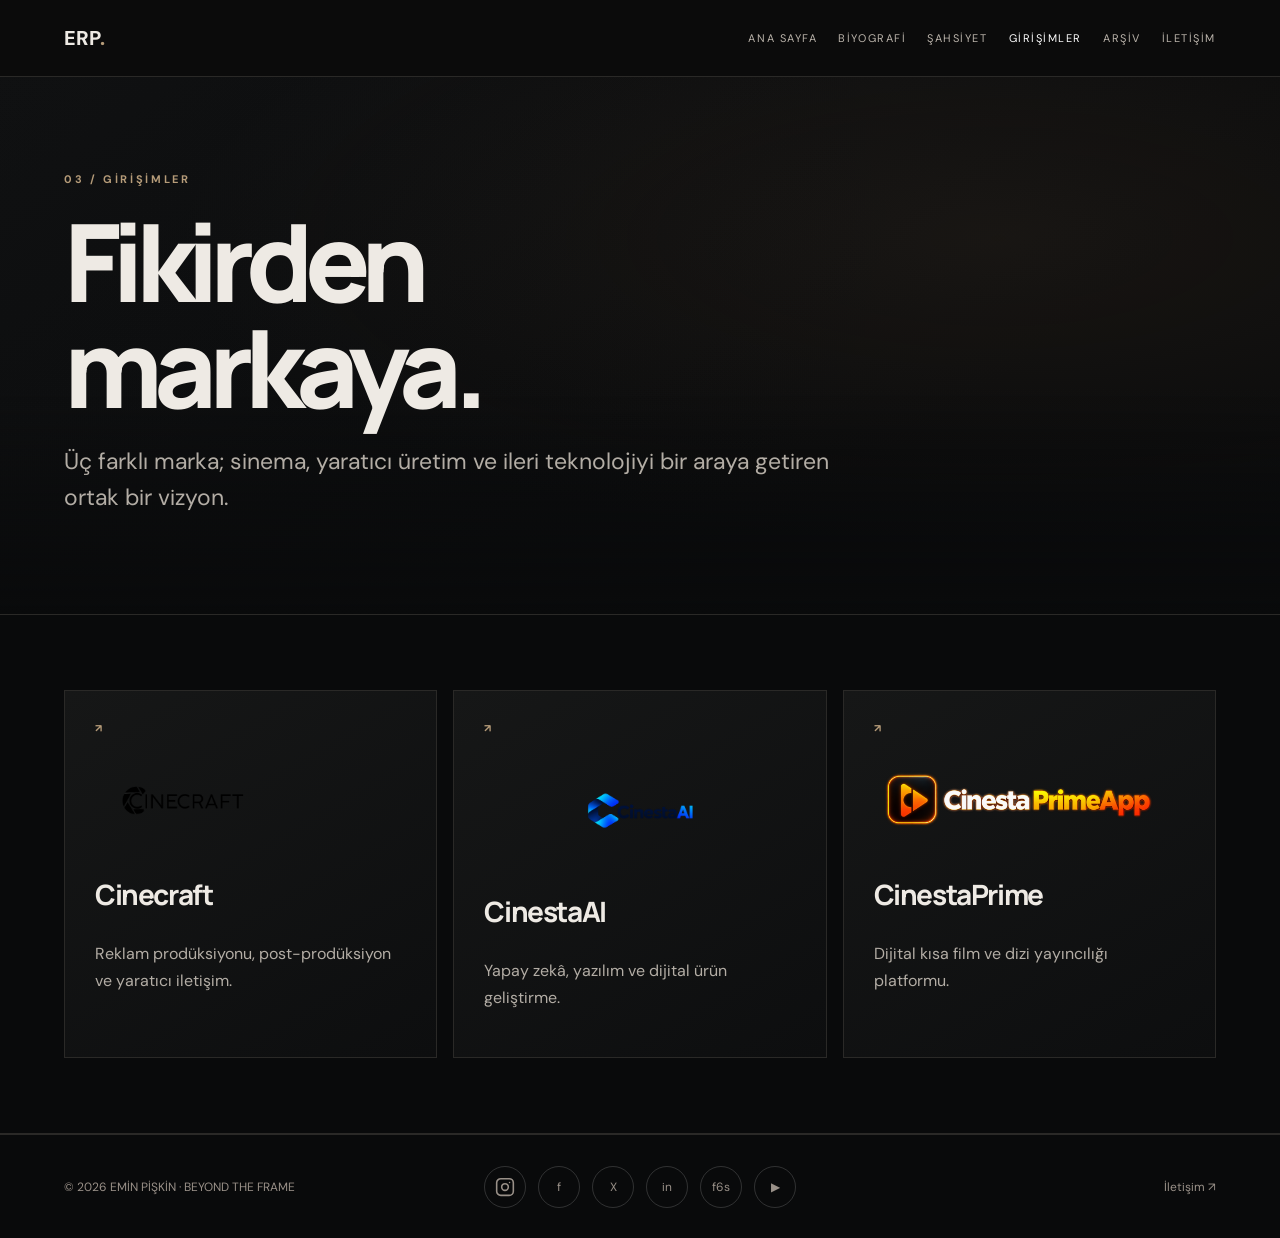
<file: girismler.html>
<!DOCTYPE html><html lang="tr"><head><meta charset="utf-8"><meta name="viewport" content="width=device-width,initial-scale=1"><meta name="description" content="Fikirden<br>markaya. — Emin Pişkin"><title>Fikirden<br>markaya. | Emin Pişkin</title><link rel="stylesheet" href="/pages.css"><style>.social a{display:inline-flex;align-items:center;justify-content:center;min-width:42px;height:42px;padding:0 10px;border-radius:50%;border:1px solid rgba(255,255,255,.16);color:inherit;text-decoration:none}.social a:hover{border-color:#b69c79;color:#fff}</style></head><body><header class="top"><a class="brand" href="/">ERP<span>.</span></a><nav class="nav"><a  href="/index.html">Ana Sayfa</a><a  href="/biyografi.html">Biyografi</a><a  href="/sahsiyet.html">Şahsiyet</a><a aria-current="page" href="/girismler.html">Girişimler</a><a  href="/arsiv.html">Arşiv</a><a  href="/iletisim.html">İletişim</a></nav></header><main><div class="head"><div class="container"><div class="eyebrow">03 / Girişimler</div><h1>Fikirden<br>markaya.</h1><p class="lead">Üç farklı marka; sinema, yaratıcı üretim ve ileri teknolojiyi bir araya getiren ortak bir vizyon.</p></div></div><section class="content"><div class="container"><div class="cards"><a class="card" href="/cinecraft.html"><span class="eyebrow">↗</span><span class="company-logo-frame"><img src="/cinecraft-logo.png.png" alt="Cinecraft logosu" loading="lazy" onerror="this.style.display='none'"></span><h3>Cinecraft</h3><p>Reklam prodüksiyonu, post-prodüksiyon ve yaratıcı iletişim.</p></a><a class="card" href="/cinestaai.html"><span class="eyebrow">↗</span><span class="company-logo-frame"><img src="/cinestaai-logo.png.png" alt="CinestaAI logosu" loading="lazy" onerror="this.style.display='none'"></span><h3>CinestaAI</h3><p>Yapay zekâ, yazılım ve dijital ürün geliştirme.</p></a><a class="card" href="/cinestaprime.html"><span class="eyebrow">↗</span><span class="company-logo-frame"><img src="/cinestaprime-logo.png.png" alt="CinestaPrime logosu" loading="lazy" onerror="this.style.display='none'"></span><h3>CinestaPrime</h3><p>Dijital kısa film ve dizi yayıncılığı platformu.</p></a></div></div></section></main><footer class="foot"><span>© 2026 EMİN PİŞKİN · BEYOND THE FRAME</span><div class="social" aria-label="Sosyal medya"><a href="https://www.instagram.com/theemogram" target="_blank" rel="noopener noreferrer" aria-label="Instagram"><svg xmlns="http://www.w3.org/2000/svg" width="20" height="20" viewBox="0 0 24 24" fill="none" stroke="currentColor" stroke-width="1.9" stroke-linecap="round" stroke-linejoin="round" aria-hidden="true"><rect x="2" y="2" width="20" height="20" rx="5"/><circle cx="12" cy="12" r="4"/><circle cx="17.5" cy="6.5" r=".9" fill="currentColor" stroke="none"/></svg></a><a href="https://www.facebook.com/theemogram" target="_blank" rel="noopener noreferrer" aria-label="Facebook">f</a><a href="https://x.com/emotigin" target="_blank" rel="noopener noreferrer" aria-label="X">X</a><a href="https://www.linkedin.com/in/emin-pi%C5%9Fkin-525923225/?isSelfProfile=false" target="_blank" rel="noopener noreferrer" aria-label="LinkedIn">in</a><a href="https://www.f6s.com/emogram" target="_blank" rel="noopener noreferrer" aria-label="F6S">f6s</a><a href="https://www.youtube.com/@theemogram" target="_blank" rel="noopener noreferrer" aria-label="YouTube">▶</a></div><a href="/iletisim.html">İletişim ↗</a></footer></body></html>
</file>
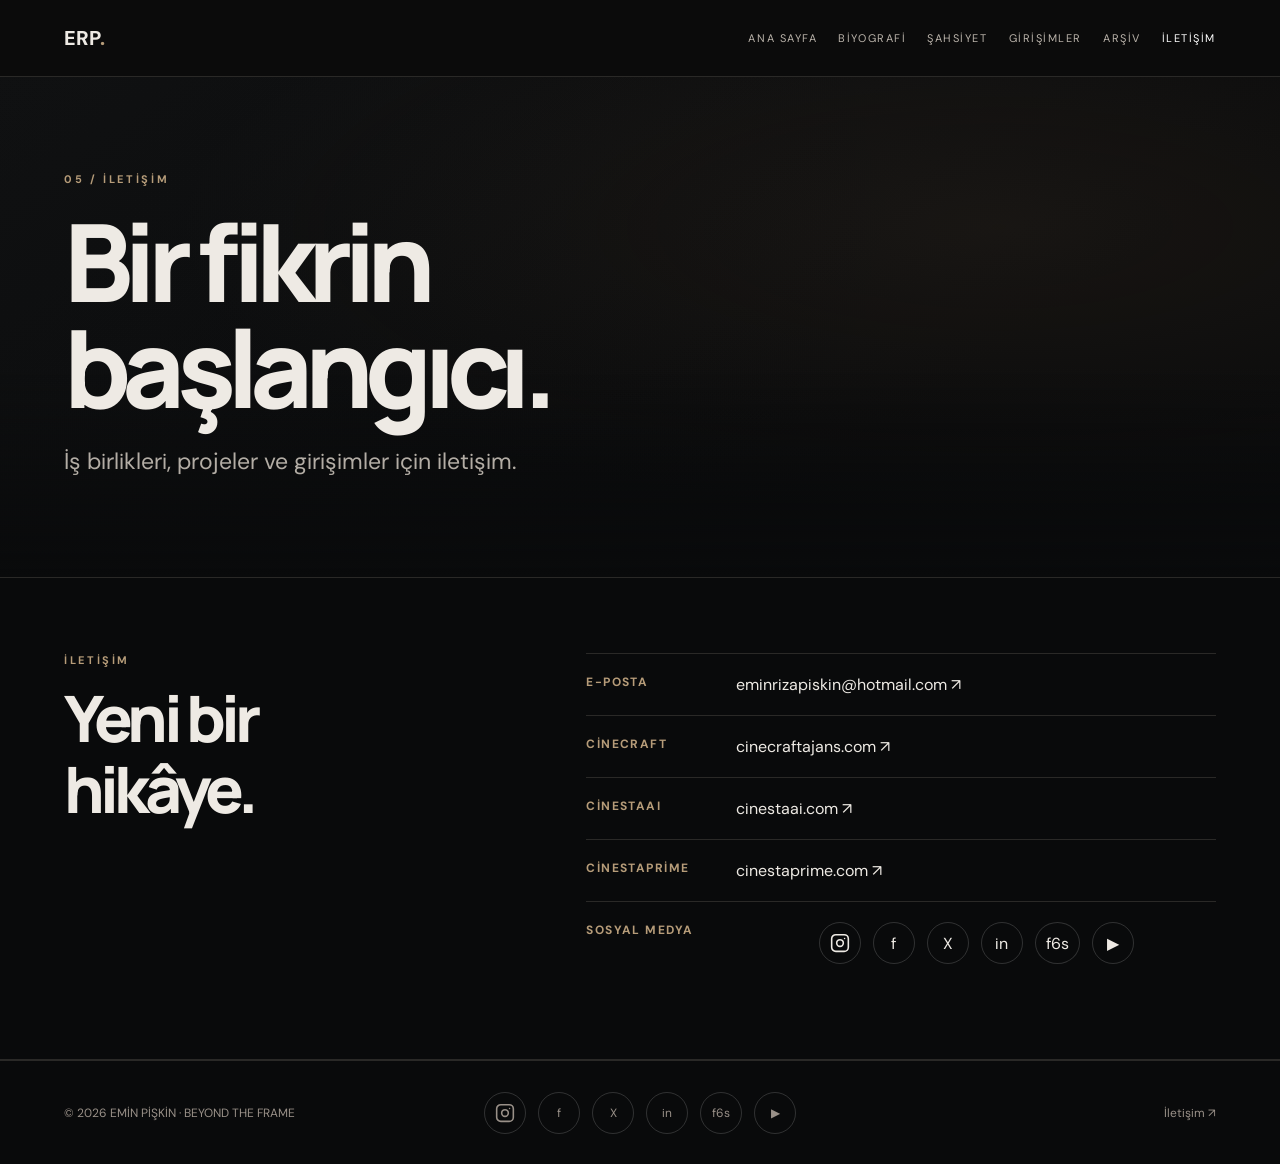
<file: iletisim.html>
<!DOCTYPE html><html lang="tr"><head><meta charset="utf-8"><meta name="viewport" content="width=device-width,initial-scale=1"><meta name="description" content="Bir fikrin<br>başlangıcı. — Emin Pişkin"><title>Bir fikrin<br>başlangıcı. | Emin Pişkin</title><link rel="stylesheet" href="/pages.css"><style>.social a{display:inline-flex;align-items:center;justify-content:center;min-width:42px;height:42px;padding:0 10px;border-radius:50%;border:1px solid rgba(255,255,255,.16);color:inherit;text-decoration:none}.social a:hover{border-color:#b69c79;color:#fff}</style></head><body><header class="top"><a class="brand" href="/">ERP<span>.</span></a><nav class="nav"><a  href="/index.html">Ana Sayfa</a><a  href="/biyografi.html">Biyografi</a><a  href="/sahsiyet.html">Şahsiyet</a><a  href="/girismler.html">Girişimler</a><a  href="/arsiv.html">Arşiv</a><a aria-current="page" href="/iletisim.html">İletişim</a></nav></header><main><div class="head"><div class="container"><div class="eyebrow">05 / İletişim</div><h1>Bir fikrin<br>başlangıcı.</h1><p class="lead">İş birlikleri, projeler ve girişimler için iletişim.</p></div></div><section class="content"><div class="container split"><div><div class="eyebrow">İletişim</div><h2 class="title">Yeni bir<br>hikâye.</h2></div><div><div class="fact"><strong>E-posta</strong><a href="mailto:eminrizapiskin@hotmail.com">eminrizapiskin@hotmail.com ↗</a></div><div class="fact"><strong>Cinecraft</strong><a href="https://www.cinecraftajans.com">cinecraftajans.com ↗</a></div><div class="fact"><strong>CinestaAI</strong><a href="https://cinestaai.com">cinestaai.com ↗</a></div><div class="fact"><strong>CinestaPrime</strong><a href="https://cinestaprime.com">cinestaprime.com ↗</a></div><div class="fact"><strong>Sosyal Medya</strong><div><div class="social" aria-label="Sosyal medya"><a href="https://www.instagram.com/theemogram" target="_blank" rel="noopener noreferrer" aria-label="Instagram"><svg xmlns="http://www.w3.org/2000/svg" width="20" height="20" viewBox="0 0 24 24" fill="none" stroke="currentColor" stroke-width="1.9" stroke-linecap="round" stroke-linejoin="round" aria-hidden="true"><rect x="2" y="2" width="20" height="20" rx="5"/><circle cx="12" cy="12" r="4"/><circle cx="17.5" cy="6.5" r=".9" fill="currentColor" stroke="none"/></svg></a><a href="https://www.facebook.com/theemogram" target="_blank" rel="noopener noreferrer" aria-label="Facebook">f</a><a href="https://x.com/emotigin" target="_blank" rel="noopener noreferrer" aria-label="X">X</a><a href="https://www.linkedin.com/in/emin-pi%C5%9Fkin-525923225/?isSelfProfile=false" target="_blank" rel="noopener noreferrer" aria-label="LinkedIn">in</a><a href="https://www.f6s.com/emogram" target="_blank" rel="noopener noreferrer" aria-label="F6S">f6s</a><a href="https://www.youtube.com/@theemogram" target="_blank" rel="noopener noreferrer" aria-label="YouTube">▶</a></div></div></div></div></div></section></main><footer class="foot"><span>© 2026 EMİN PİŞKİN · BEYOND THE FRAME</span><div class="social" aria-label="Sosyal medya"><a href="https://www.instagram.com/theemogram" target="_blank" rel="noopener noreferrer" aria-label="Instagram"><svg xmlns="http://www.w3.org/2000/svg" width="20" height="20" viewBox="0 0 24 24" fill="none" stroke="currentColor" stroke-width="1.9" stroke-linecap="round" stroke-linejoin="round" aria-hidden="true"><rect x="2" y="2" width="20" height="20" rx="5"/><circle cx="12" cy="12" r="4"/><circle cx="17.5" cy="6.5" r=".9" fill="currentColor" stroke="none"/></svg></a><a href="https://www.facebook.com/theemogram" target="_blank" rel="noopener noreferrer" aria-label="Facebook">f</a><a href="https://x.com/emotigin" target="_blank" rel="noopener noreferrer" aria-label="X">X</a><a href="https://www.linkedin.com/in/emin-pi%C5%9Fkin-525923225/?isSelfProfile=false" target="_blank" rel="noopener noreferrer" aria-label="LinkedIn">in</a><a href="https://www.f6s.com/emogram" target="_blank" rel="noopener noreferrer" aria-label="F6S">f6s</a><a href="https://www.youtube.com/@theemogram" target="_blank" rel="noopener noreferrer" aria-label="YouTube">▶</a></div><a href="/iletisim.html">İletişim ↗</a></footer></body></html>
</file>
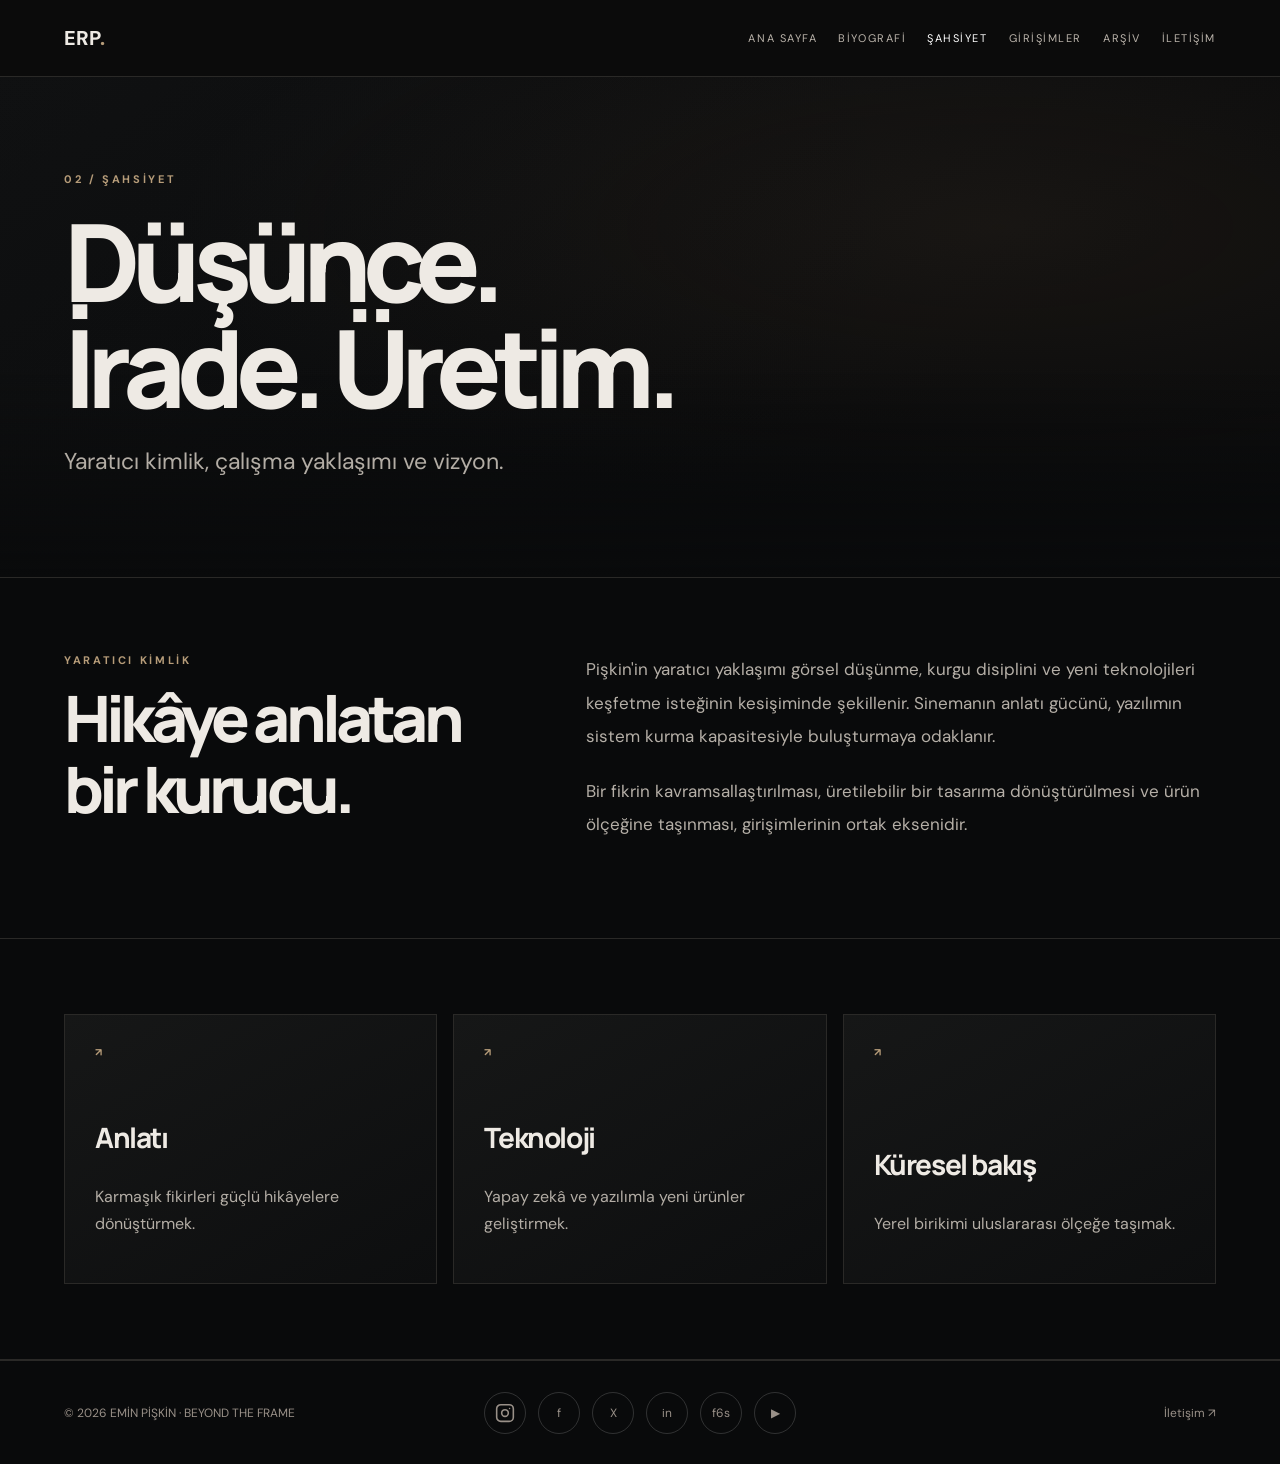
<file: sahsiyet.html>
<!DOCTYPE html><html lang="tr"><head><meta charset="utf-8"><meta name="viewport" content="width=device-width,initial-scale=1"><meta name="description" content="Düşünce.<br>İrade. Üretim. — Emin Pişkin"><title>Düşünce.<br>İrade. Üretim. | Emin Pişkin</title><link rel="stylesheet" href="/pages.css"><style>.social a{display:inline-flex;align-items:center;justify-content:center;min-width:42px;height:42px;padding:0 10px;border-radius:50%;border:1px solid rgba(255,255,255,.16);color:inherit;text-decoration:none}.social a:hover{border-color:#b69c79;color:#fff}</style></head><body><header class="top"><a class="brand" href="/">ERP<span>.</span></a><nav class="nav"><a  href="/index.html">Ana Sayfa</a><a  href="/biyografi.html">Biyografi</a><a aria-current="page" href="/sahsiyet.html">Şahsiyet</a><a  href="/girismler.html">Girişimler</a><a  href="/arsiv.html">Arşiv</a><a  href="/iletisim.html">İletişim</a></nav></header><main><div class="head"><div class="container"><div class="eyebrow">02 / Şahsiyet</div><h1>Düşünce.<br>İrade. Üretim.</h1><p class="lead">Yaratıcı kimlik, çalışma yaklaşımı ve vizyon.</p></div></div><section class="content"><div class="container split"><div><div class="eyebrow">Yaratıcı kimlik</div><h2 class="title">Hikâye anlatan<br>bir kurucu.</h2></div><div class="prose"><p>Pişkin'in yaratıcı yaklaşımı görsel düşünme, kurgu disiplini ve yeni teknolojileri keşfetme isteğinin kesişiminde şekillenir. Sinemanın anlatı gücünü, yazılımın sistem kurma kapasitesiyle buluşturmaya odaklanır.</p><p>Bir fikrin kavramsallaştırılması, üretilebilir bir tasarıma dönüştürülmesi ve ürün ölçeğine taşınması, girişimlerinin ortak eksenidir.</p></div></div></section><section class="content"><div class="container"><div class="cards"><a class="card" href="/biyografi.html"><span class="eyebrow">↗</span><h3>Anlatı</h3><p>Karmaşık fikirleri güçlü hikâyelere dönüştürmek.</p></a><a class="card" href="/cinestaai.html"><span class="eyebrow">↗</span><h3>Teknoloji</h3><p>Yapay zekâ ve yazılımla yeni ürünler geliştirmek.</p></a><a class="card" href="/girismler.html"><span class="eyebrow">↗</span><h3>Küresel bakış</h3><p>Yerel birikimi uluslararası ölçeğe taşımak.</p></a></div></div></section></main><footer class="foot"><span>© 2026 EMİN PİŞKİN · BEYOND THE FRAME</span><div class="social" aria-label="Sosyal medya"><a href="https://www.instagram.com/theemogram" target="_blank" rel="noopener noreferrer" aria-label="Instagram"><svg xmlns="http://www.w3.org/2000/svg" width="20" height="20" viewBox="0 0 24 24" fill="none" stroke="currentColor" stroke-width="1.9" stroke-linecap="round" stroke-linejoin="round" aria-hidden="true"><rect x="2" y="2" width="20" height="20" rx="5"/><circle cx="12" cy="12" r="4"/><circle cx="17.5" cy="6.5" r=".9" fill="currentColor" stroke="none"/></svg></a><a href="https://www.facebook.com/theemogram" target="_blank" rel="noopener noreferrer" aria-label="Facebook">f</a><a href="https://x.com/emotigin" target="_blank" rel="noopener noreferrer" aria-label="X">X</a><a href="https://www.linkedin.com/in/emin-pi%C5%9Fkin-525923225/?isSelfProfile=false" target="_blank" rel="noopener noreferrer" aria-label="LinkedIn">in</a><a href="https://www.f6s.com/emogram" target="_blank" rel="noopener noreferrer" aria-label="F6S">f6s</a><a href="https://www.youtube.com/@theemogram" target="_blank" rel="noopener noreferrer" aria-label="YouTube">▶</a></div><a href="/iletisim.html">İletişim ↗</a></footer></body></html>
</file>
<file: pages.css>
@import url('https://fonts.googleapis.com/css2?family=DM+Sans:wght@400;500;600;700&family=Manrope:wght@400;500;700;800&display=swap');:root{--bg:#090a0b;--line:#2a2927;--fg:#eeeae4;--muted:#b3ada5;--gold:#b69c79}*{box-sizing:border-box}html{scroll-behavior:smooth}body{margin:0;background:var(--bg);color:var(--fg);font-family:'DM Sans',sans-serif}a{color:inherit;text-decoration:none}.top{display:flex;align-items:center;justify-content:space-between;gap:24px;padding:25px 5vw;border-bottom:1px solid var(--line);background:#0b0b0b}.brand{font-size:20px;font-weight:800}.brand span,.eyebrow{color:var(--gold)}.nav{display:flex;gap:21px;flex-wrap:wrap}.nav a{font-size:11px;letter-spacing:.14em;text-transform:uppercase;color:#bbb4ab}.nav a:hover,.nav a[aria-current]{color:white}.container{width:min(1170px,90%);margin:auto}.head{padding:95px 0 75px;border-bottom:1px solid var(--line);background:radial-gradient(ellipse at 85% 20%,#342b242f,transparent 50%)}.eyebrow{text-transform:uppercase;letter-spacing:.24em;font-size:11px;font-weight:700}.head h1{font:800 clamp(53px,9vw,108px)/.98 Manrope,sans-serif;letter-spacing:-.08em;margin:22px 0}.lead{color:var(--muted);font-size:clamp(17px,2vw,23px);max-width:820px;line-height:1.6}.content{padding:75px 0;border-bottom:1px solid var(--line)}.split{display:grid;grid-template-columns:.8fr 1.2fr;gap:8vw}.title{font:800 clamp(38px,5vw,65px)/1.1 Manrope,sans-serif;letter-spacing:-.075em;margin:16px 0}.prose p{font-size:17px;color:#b5afa7;line-height:1.95;margin:0 0 22px}.cards{display:grid;grid-template-columns:repeat(3,1fr);gap:16px}.card{display:flex;flex-direction:column;min-height:270px;background:linear-gradient(150deg,#161717,#0d0e0f);border:1px solid var(--line);padding:30px;transition:.2s}.card:hover{border-color:#b69c79;transform:translateY(-3px)}.card h3{font:750 28px/1.15 Manrope,sans-serif;letter-spacing:-.05em;margin:auto 0 15px}.card p,.muted{color:var(--muted);line-height:1.65}.timeline{border-left:1px solid var(--gold);padding-left:27px}.timeline article{padding:0 0 35px}.timeline h3{font-size:21px;margin:8px 0}.timeline p{color:var(--muted);max-width:700px}.button{display:inline-flex;gap:10px;border-bottom:1px solid var(--gold);padding:10px 0;font-size:12px;letter-spacing:.12em;text-transform:uppercase}.chip{display:inline-block;border:1px solid #595044;border-radius:22px;padding:8px 15px;color:#c9b89e;margin:5px}.social{display:flex;justify-content:center;flex-wrap:wrap;gap:12px}.social span{width:45px;height:45px;display:grid;place-items:center;border:1px solid #51473d;border-radius:50%;color:#d6c9b6;font-size:11px}.foot{padding:28px 5%;display:flex;justify-content:space-between;align-items:center;gap:20px;color:#999088;font-size:12px;border-top:1px solid var(--line)}.foot .social{flex:1}.fact{padding:20px 0;border-top:1px solid var(--line);display:grid;grid-template-columns:130px 1fr;gap:20px}.fact strong{color:var(--gold);font-size:12px;text-transform:uppercase;letter-spacing:.12em}.fact a:hover{color:var(--gold)}@media(max-width:850px){.top{align-items:flex-start;flex-direction:column}.nav{gap:13px}.head{padding:70px 0}.content{padding:50px 0}.split,.cards{grid-template-columns:1fr}.card{min-height:210px}.foot{flex-direction:column;text-align:center}.fact{grid-template-columns:100px 1fr}}
/* Clean dark hero on all inner pages; portrait retained on homepage only. */
.head{position:relative;isolation:isolate;overflow:hidden;min-height:450px;display:flex;align-items:end;background:radial-gradient(ellipse at 78% 30%,rgba(77,60,44,.21),transparent 58%),linear-gradient(145deg,#111213,#090a0b 70%)}
.head::before{content:none;background:none}
.head::after{content:"";position:absolute;z-index:-1;inset:0;pointer-events:none;background:linear-gradient(0deg,#090a0b 0%,transparent 42%),linear-gradient(90deg,rgba(9,10,11,.16),transparent 80%)}
.head .container{position:relative;z-index:1;width:min(1170px,90%)}
@media(max-width:850px){.head{min-height:410px}.head::before{content:none;background:none}.head::after{background:linear-gradient(0deg,#090a0b,transparent 55%)}}

/* Center social icons exactly in the page footer, independent of side labels. */
@media(min-width:851px){.foot{position:relative;min-height:104px}.foot .social{position:absolute;left:50%;top:50%;transform:translate(-50%,-50%);flex:none;justify-content:center;width:max-content;max-width:45%}}
@media(max-width:850px){.foot .social{flex:none;width:100%;justify-content:center;margin:6px auto}}

/* Company logos in ventures overview cards */
.card .company-logo-frame{display:flex;align-items:center;justify-content:flex-start;width:100%;height:95px;margin:18px 0 6px;overflow:hidden}.card .company-logo-frame img{display:block;max-width:100%;max-height:95px;width:auto;height:auto;object-fit:contain;object-position:left center}.card:has(.company-logo-frame) h3{margin:24px 0 15px}.card:has(.company-logo-frame){min-height:310px}@media(max-width:850px){.card .company-logo-frame{height:78px}.card .company-logo-frame img{max-height:78px}}

/* CinestaAI card wordmark alignment */
.card:has(img[src*="cinestaai-logo"]) .company-logo-frame{justify-content:center;height:112px}.card:has(img[src*="cinestaai-logo"]) .company-logo-frame img{max-height:106px;max-width:100%;object-position:center;transform:scale(1.12)}@media(max-width:850px){.card:has(img[src*="cinestaai-logo"]) .company-logo-frame{height:90px}.card:has(img[src*="cinestaai-logo"]) .company-logo-frame img{max-height:86px}}


/* Responsive inner pages: spacing, navigation, logos, long links */
html,body{max-width:100%;overflow-x:clip}
img,svg{max-width:100%}
@media(max-width:850px){
.top{padding:18px 5vw;gap:17px}
.top .nav{display:flex;align-items:center;flex-wrap:wrap;gap:10px 16px}
.top .nav a{font-size:10px;line-height:1.8}
.head{min-height:315px;padding:55px 0 50px}
.head h1{font-size:clamp(43px,10.5vw,68px);line-height:1.02;overflow-wrap:anywhere}
.lead{font-size:clamp(16px,4vw,20px)}
.content{padding:48px 0}
.split{gap:30px}
.title{font-size:clamp(34px,8vw,54px)}
.card{padding:24px;min-height:225px}
.card h3{margin:18px 0 12px;font-size:clamp(23px,6vw,29px)}
.card .company-logo-frame{height:78px}
.fact{grid-template-columns:1fr;gap:9px}
.fact a{overflow-wrap:anywhere}
.foot{padding:27px 5vw;gap:20px}
.foot .social{gap:10px;flex-wrap:wrap}
}
@media(max-width:480px){
.top{gap:15px}
.top .nav{column-gap:12px;row-gap:5px}
.top .nav a{font-size:10px}
.head{min-height:275px;padding:43px 0}
.head h1{font-size:clamp(41px,10vw,55px);letter-spacing:-.06em}
.prose p{font-size:15px;line-height:1.8}
.card{padding:22px}
.card:has(.company-logo-frame){min-height:240px}
.card .company-logo-frame{margin:10px 0 2px}
.social a{min-width:40px;height:40px}
}
</file>
